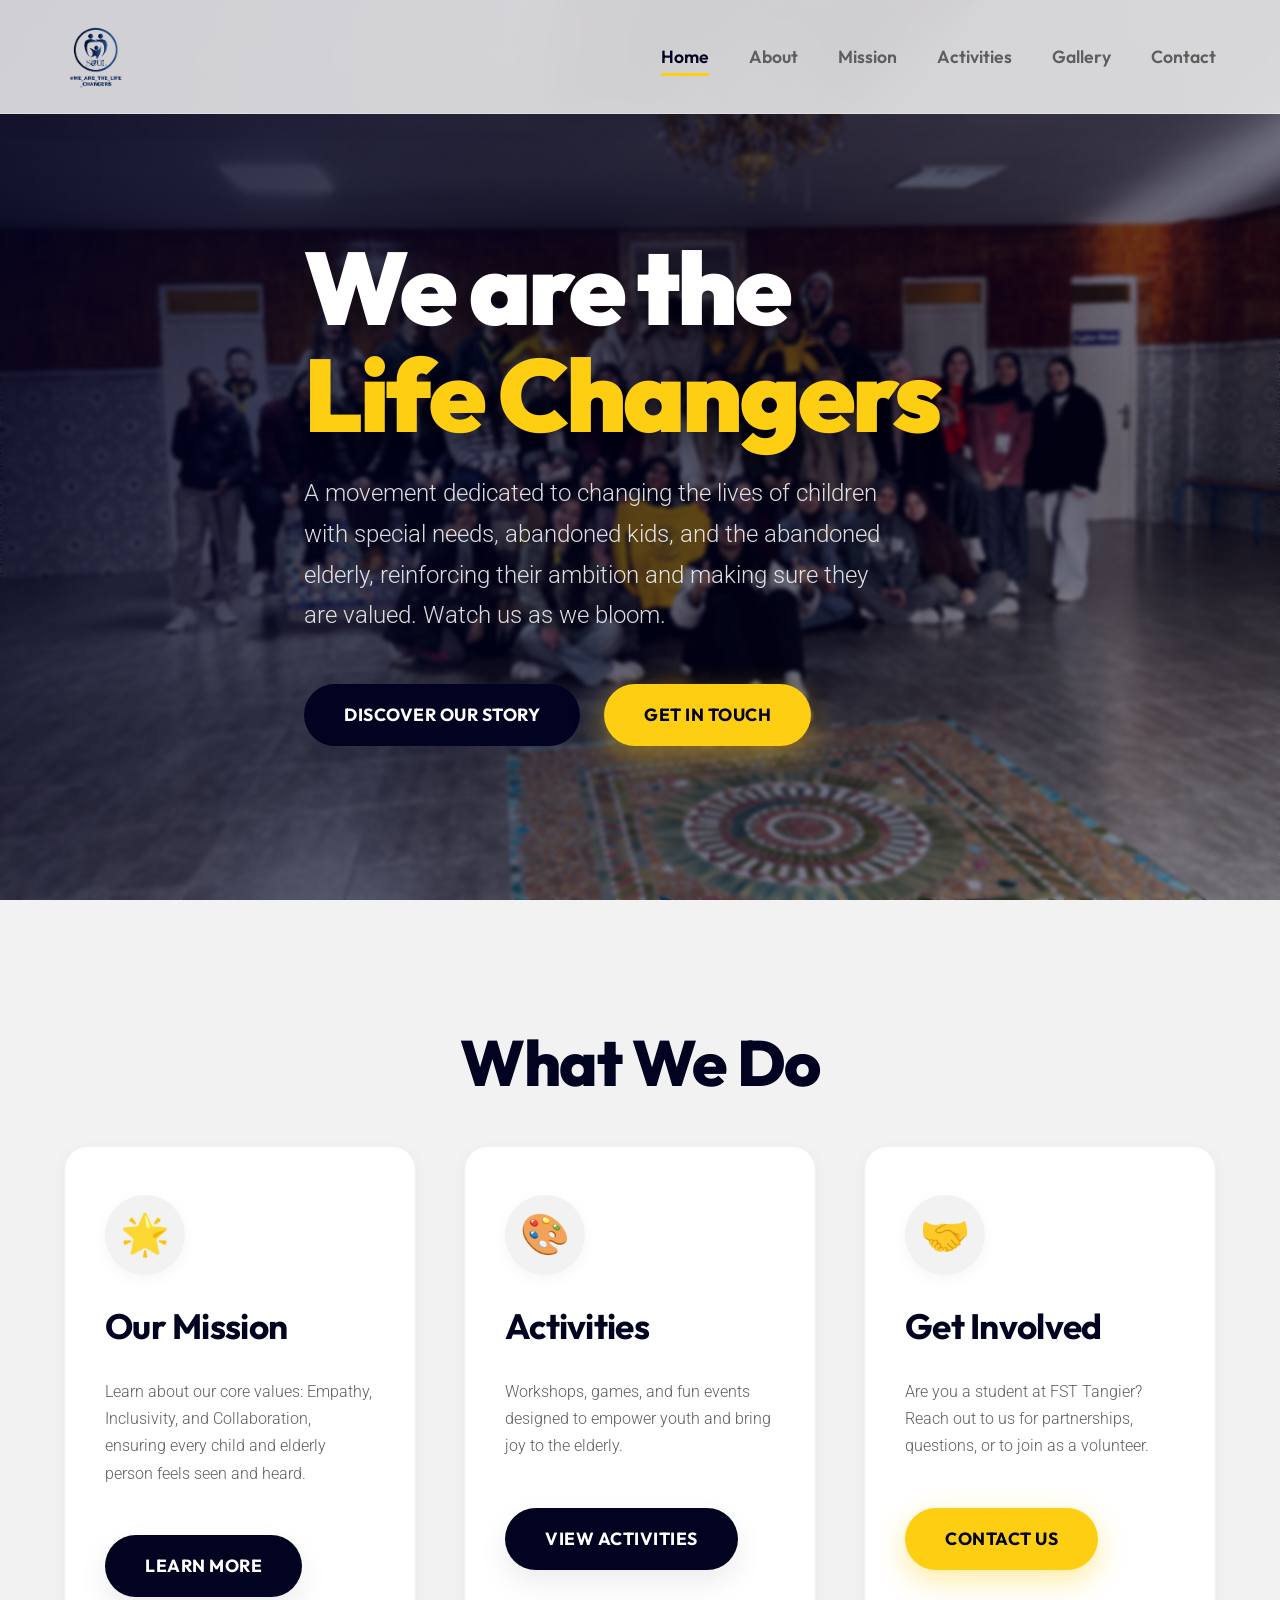
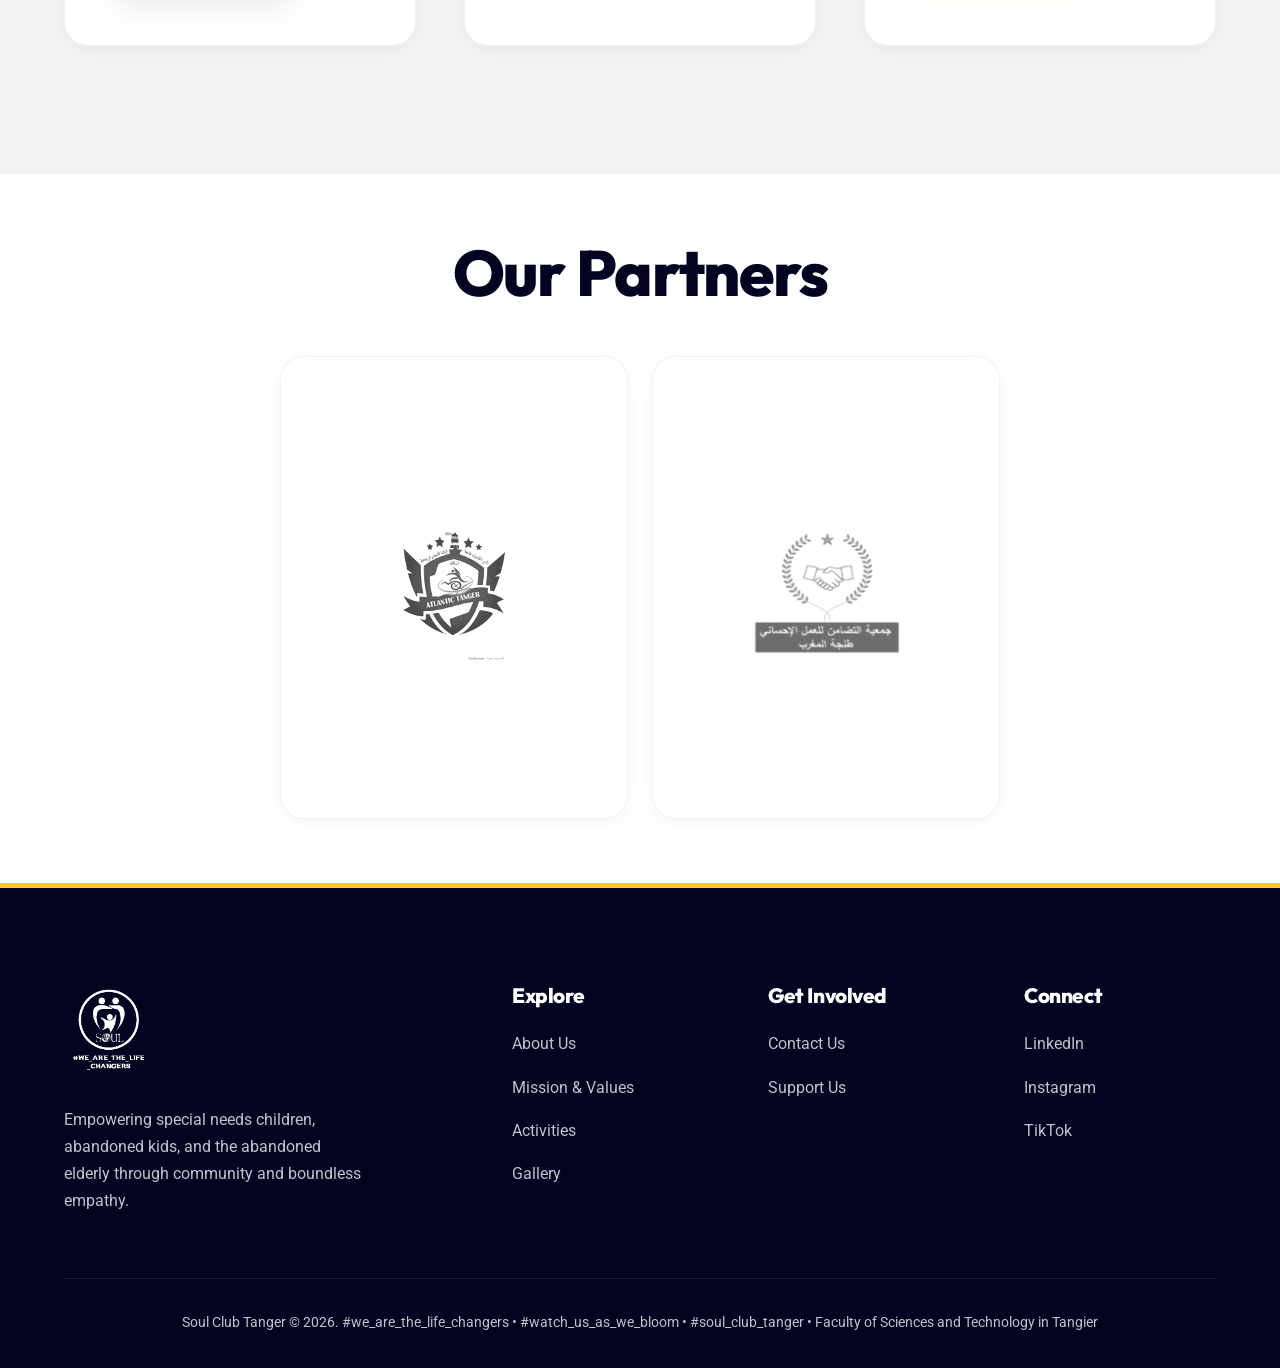
<file: index.html>
<!DOCTYPE html>
<html lang="en">

<head>
    <meta charset="UTF-8">
    <meta name="viewport" content="width=device-width, initial-scale=1.0">
    <title>Soul Club Tanger | Help Us Change Lives</title>
    <meta name="description"
        content="Soul Club is a young movement with the aim of changing the lives of children with special needs, abandoned kids, and the abandoned elderly.">
    <link rel="stylesheet" href="styles.css">
    <link rel="icon" type="image/png" href="logo-soul/Logo%20blue-01.png">
</head>

<body>

    <!-- Premium Navigation -->
    <nav class="navbar">
        <div class="container nav-container">
            <a href="index.html" class="logo"><img src="logo-soul/Logo%20blue-01.png" alt="Soul Club"
                    style="max-height: 65px; width: auto; object-fit: contain;"></a>
            <ul class="nav-links">
                <li><a href="index.html" class="active">Home</a></li>
                <li><a href="about.html">About</a></li>
                <li><a href="mission.html">Mission</a></li>
                <li><a href="activities.html">Activities</a></li>
                <li><a href="gallery.html">Gallery</a></li>
                <li><a href="contact.html">Contact</a></li>
            </ul>
            <div class="hamburger">
                <span></span><span></span><span></span>
            </div>
        </div>
    </nav>

    <!-- Dynamic Hero Section -->
    <header class="hero">
        <div class="hero-bg">
            <!-- Team picture -->
            <img src="pictures/the_team.jpg" alt="Soul Club Team">
        </div>
        <div class="hero-overlay"></div>
        <div class="container hero-content">
            <h1 class="text-fluid-hero">We are the <br> <span class="text-highlight">Life Changers</span></h1>
            <p class="text-lead">A movement dedicated to changing the lives of children with special needs, abandoned
                kids, and the abandoned elderly, reinforcing their ambition and making sure they are valued. Watch us as
                we bloom.</p>
            <div class="hero-buttons">
                <a href="about.html" class="btn btn-primary">Discover Our Story</a>
                <a href="contact.html" class="btn btn-accent">Get in Touch</a>
            </div>
        </div>
    </header>

    <!-- Preview Sections -->
    <section class="section">
        <div class="container">
            <h2 class="text-fluid-h2 text-center mb-3">What We Do</h2>

            <div class="premium-grid">
                <!-- Mission Card -->
                <div class="premium-card">
                    <div class="icon-wrapper">🌟</div>
                    <h3 class="text-fluid-h3 mb-2">Our Mission</h3>
                    <p class="text-lead" style="font-size: 1rem;">Learn about our core values: Empathy, Inclusivity, and
                        Collaboration, ensuring every child and elderly person feels seen and heard.</p>
                    <div class="mt-3"><a href="mission.html" class="btn btn-primary">Learn More</a></div>
                </div>

                <!-- Activities Card -->
                <div class="premium-card">
                    <div class="icon-wrapper">🎨</div>
                    <h3 class="text-fluid-h3 mb-2">Activities</h3>
                    <p class="text-lead" style="font-size: 1rem;">Workshops, games, and fun events designed to empower
                        youth and bring joy to the elderly.</p>
                    <div class="mt-3"><a href="activities.html" class="btn btn-primary">View Activities</a></div>
                </div>

                <!-- Involvement Card -->
                <div class="premium-card">
                    <div class="icon-wrapper">🤝</div>
                    <h3 class="text-fluid-h3 mb-2">Get Involved</h3>
                    <p class="text-lead" style="font-size: 1rem;">Are you a student at FST Tangier? Reach out to us for
                        partnerships, questions, or to join as a volunteer.</p>
                    <div class="mt-3"><a href="contact.html" class="btn btn-accent">Contact Us</a></div>
                </div>
            </div>
        </div>
    </section>

    <!-- Partners Section -->
    <section class="section" style="padding-top: 4rem; padding-bottom: 4rem; background-color: var(--color-white);">
        <div class="container">
            <h2 class="text-fluid-h2 text-center mb-3">Our Partners</h2>
            <div class="partners-wrapper">
                <div class="partner-card">
                    <div class="partner-logo-container">
                        <img src="partners/partner-1.jpg" alt="Partner 1">
                    </div>
                    <div class="partner-info">
                        <div class="partner-info-inner">
                            <h3 class="text-fluid-h3"
                                style="font-size: 1.25rem; margin-bottom: 1rem; color: var(--color-deep);">Club
                                Atlantique</h3>
                            <p class="text-lead" style="font-size: 0.95rem; text-align: left;">
                                Club Atlantique is a sports association dedicated to supporting and empowering people
                                with disabilities. The club provides inclusive athletic programs designed to promote
                                physical well-being, confidence, and social integration.
                            </p>
                        </div>
                    </div>
                </div>
                <div class="partner-card">
                    <div class="partner-logo-container">
                        <img src="partners/partner%202.jpeg" alt="Partner 2">
                    </div>
                    <div class="partner-info">
                        <div class="partner-info-inner">
                            <h3 class="text-fluid-h3"
                                style="font-size: 1.25rem; margin-bottom: 1rem; color: var(--color-deep);">Boukhalef
                                Social Integration Complex</h3>
                            <p class="text-lead" style="font-size: 0.95rem; text-align: left; margin-bottom: 1rem;">
                                The Boukhalef Social Integration Complex is a social-oriented facility that works to
                                provide shelter and reintegration for vulnerable individuals. It accommodates in
                                particular:
                            </p>
                            <ul class="text-lead"
                                style="font-size: 0.95rem; text-align: left; padding-left: 1.5rem; margin-bottom: 1rem;">
                                <li style="margin-bottom: 0.25rem; list-style-type: disc;">Boys aged 6 to 18 living in
                                    difficult situations or on the streets,</li>
                                <li style="margin-bottom: 0.25rem; list-style-type: disc;">Elderly people (men and
                                    women) aged 55 and over.</li>
                            </ul>
                            <p class="text-lead" style="font-size: 0.95rem; text-align: left;">
                                The complex also develops educational projects focused on non-formal education,
                                literacy, and vocational training, thereby contributing to improving living conditions
                                and supporting the social reintegration of its beneficiaries.
                            </p>
                        </div>
                    </div>
                </div>
            </div>
        </div>
    </section>

    <!-- Footer -->
    <footer class="premium-footer">
        <div class="container">
            <div class="footer-grid">
                <div class="footer-brand">
                    <a href="index.html" class="logo"><img src="logo-soul/Logo%20white-01.png" alt="Soul Club"
                            style="max-height: 90px; width: auto; object-fit: contain; margin-bottom: 0.5rem;"></a>
                    <p style="margin-top: 1rem; max-width: 300px;">Empowering special needs children, abandoned kids,
                        and the abandoned elderly through community and boundless empathy.</p>
                </div>
                <div>
                    <h4 class="footer-heading">Explore</h4>
                    <ul class="footer-links">
                        <li><a href="about.html">About Us</a></li>
                        <li><a href="mission.html">Mission & Values</a></li>
                        <li><a href="activities.html">Activities</a></li>
                        <li><a href="gallery.html">Gallery</a></li>
                    </ul>
                </div>
                <div>
                    <h4 class="footer-heading">Get Involved</h4>
                    <ul class="footer-links">
                        <li><a href="contact.html">Contact Us</a></li>
                        <li><a href="donate.html">Support Us</a></li>
                    </ul>
                </div>
                <div>
                    <h4 class="footer-heading">Connect</h4>
                    <ul class="footer-links">
                        <li><a href="https://www.linkedin.com/company/soul-club-tanger/" target="_blank">LinkedIn</a>
                        </li>
                        <li><a href="https://www.instagram.com/soul_club_tanger/" target="_blank">Instagram</a></li>
                        <li><a href="https://www.tiktok.com/@soul_club_tanger1" target="_blank">TikTok</a></li>
                    </ul>
                </div>
            </div>
            <div class="footer-bottom">
                <p>Soul Club Tanger &copy; 2026. #we_are_the_life_changers &bull; #watch_us_as_we_bloom &bull;
                    #soul_club_tanger &bull; Faculty of Sciences and Technology in Tangier</p>
            </div>
        </div>
    </footer>

    <script src="script.js"></script>
</body>

</html>
</file>
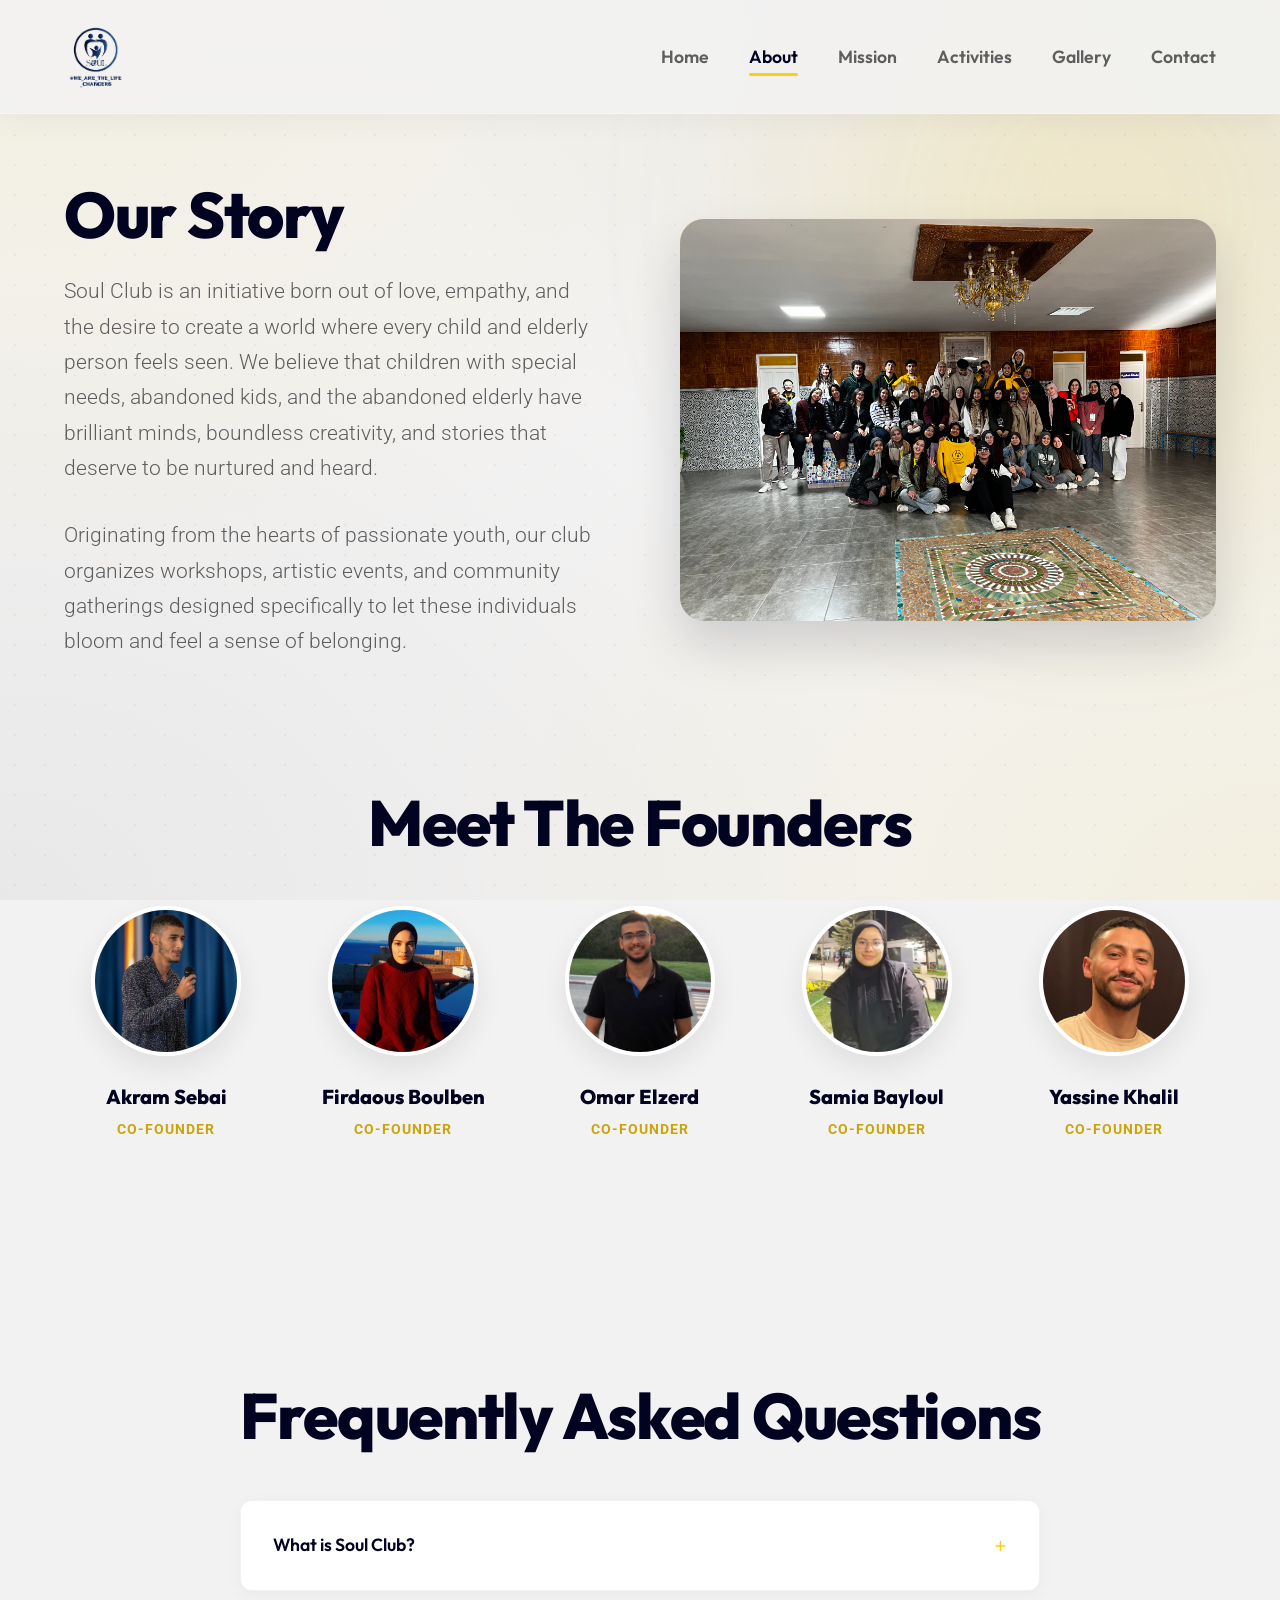
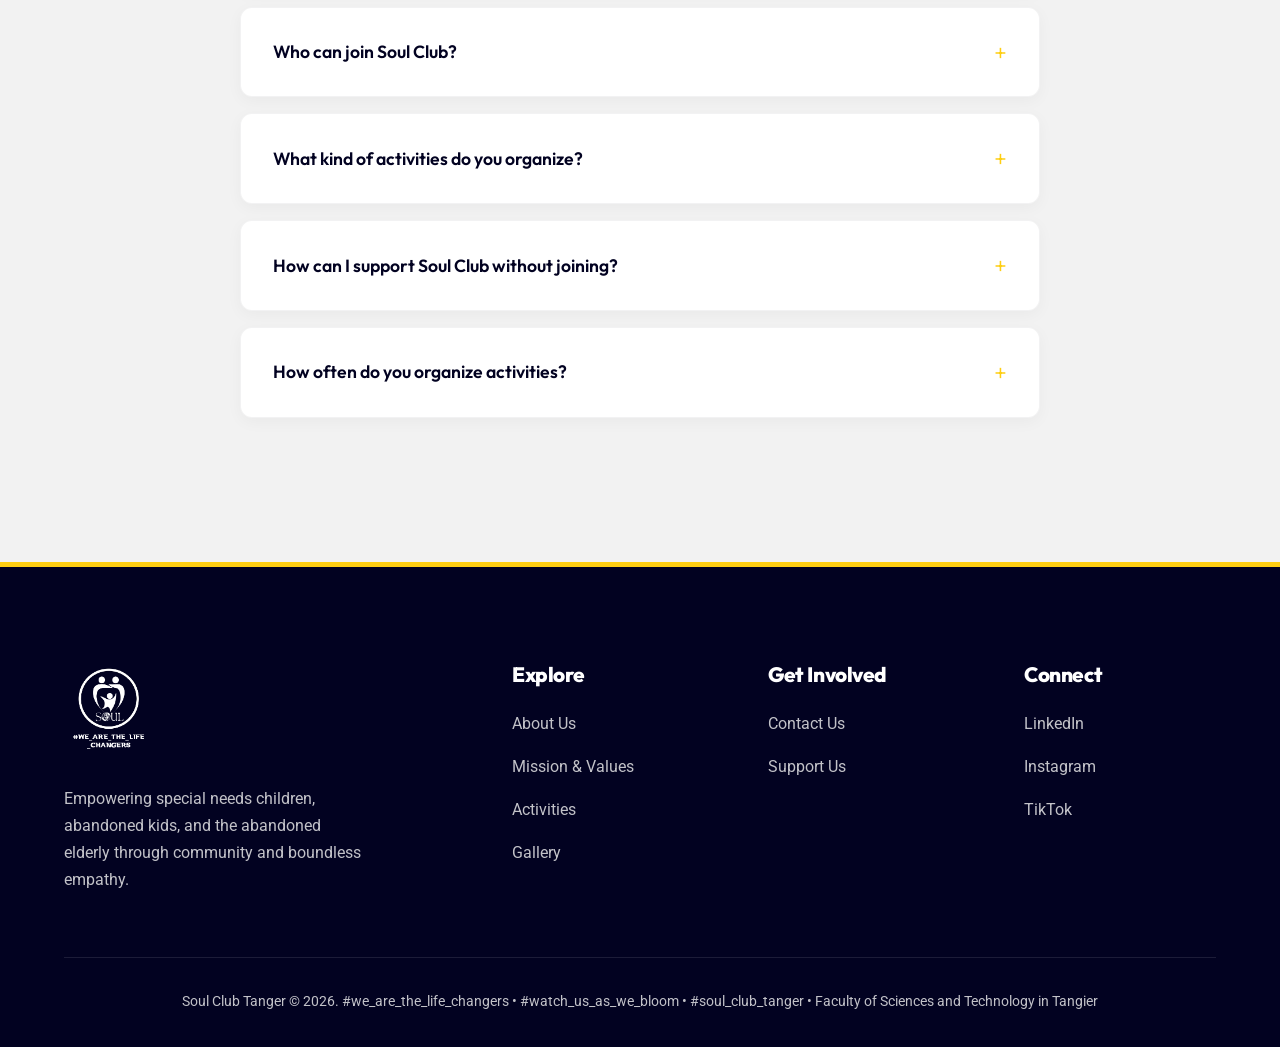
<file: about.html>
<!DOCTYPE html>
<html lang="en">

<head>
    <meta charset="UTF-8">
    <meta name="viewport" content="width=device-width, initial-scale=1.0">
    <title>About Us | Soul Club Tanger</title>
    <link rel="stylesheet" href="styles.css">
    <link rel="icon" type="image/png" href="logo-soul/Logo%20blue-01.png">
</head>

<body>
    <nav class="navbar">
        <div class="container nav-container">
            <a href="index.html" class="logo"><img src="logo-soul/Logo%20blue-01.png" alt="Soul Club"
                    style="max-height: 65px; width: auto; object-fit: contain;"></a>
            <ul class="nav-links">
                <li><a href="index.html">Home</a></li>
                <li><a href="about.html" class="active">About</a></li>
                <li><a href="mission.html">Mission</a></li>
                <li><a href="activities.html">Activities</a></li>
                <li><a href="gallery.html">Gallery</a></li>
                <li><a href="contact.html">Contact</a></li>
            </ul>
        </div>
    </nav>

    <section class="section" style="padding-top: 180px;">
        <div class="container">
            <div class="split-section">
                <div>
                    <h1 class="text-fluid-h2">Our Story</h1>
                    <p class="text-lead mb-2">Soul Club is an initiative born out of love, empathy, and the desire to
                        create a world where every child and elderly person feels seen. We believe that children with
                        special needs, abandoned kids, and the abandoned elderly have brilliant minds, boundless
                        creativity, and stories that deserve to be nurtured and heard.</p>
                    <p class="text-lead">Originating from the hearts of passionate youth, our club organizes workshops,
                        artistic events, and community gatherings designed specifically to let these individuals bloom
                        and feel a sense of belonging.</p>
                </div>
                <div class="split-image">
                    <img src="pictures/the_team.jpg" alt="The Soul Club Team">
                </div>
            </div>
        </div>
    </section>

    <!-- Leadership / Founders Section -->
    <section class="section" style="padding-top: 0;">
        <div class="container">
            <h2 class="text-fluid-h2 text-center mb-3">Meet The Founders</h2>
            <div class="team-grid">
                <div class="team-card animate-on-scroll">
                    <div class="team-avatar">
                        <img src="Founders/Akram Sebai.jpeg" alt="Akram Sebai">
                    </div>
                    <div class="team-name">Akram Sebai</div>
                    <div class="team-role">Co-Founder</div>
                </div>
                <div class="team-card animate-on-scroll">
                    <div class="team-avatar">
                        <img src="Founders/Firdaous Boulben.jpeg" alt="Firdaous Boulben">
                    </div>
                    <div class="team-name">Firdaous Boulben</div>
                    <div class="team-role">Co-Founder</div>
                </div>
                <div class="team-card animate-on-scroll">
                    <div class="team-avatar">
                        <img src="Founders/Omar Elzerd.jpeg" alt="Omar Elzerd">
                    </div>
                    <div class="team-name">Omar Elzerd</div>
                    <div class="team-role">Co-Founder</div>
                </div>
                <div class="team-card animate-on-scroll">
                    <div class="team-avatar">
                        <img src="Founders/Samia Bayloul.jpeg" alt="Samia Bayloul">
                    </div>
                    <div class="team-name">Samia Bayloul</div>
                    <div class="team-role">Co-Founder</div>
                </div>
                <div class="team-card animate-on-scroll">
                    <div class="team-avatar">
                        <img src="Founders/Yassine Khalil.jpeg" alt="Yassine Khalil">
                    </div>
                    <div class="team-name">Yassine Khalil</div>
                    <div class="team-role">Co-Founder</div>
                </div>
            </div>
        </div>
    </section>

    <!-- FAQ Section -->
    <section class="section" style="padding-top: 4rem;">
        <div class="container">
            <h2 class="text-fluid-h2 text-center mb-3">Frequently Asked Questions</h2>

            <div class="faq-container">
                <div class="faq-item">
                    <div class="faq-question">
                        What is Soul Club?
                        <span class="faq-icon">+</span>
                    </div>
                    <div class="faq-answer">
                        <p>Soul Club is a community-driven club focused on supporting children through meaningful
                            activities, emotional connection, and positive social impact. We aim to create safe, joyful
                            spaces where children feel seen, heard, and supported.</p>
                    </div>
                </div>

                <div class="faq-item">
                    <div class="faq-question">
                        Who can join Soul Club?
                        <span class="faq-icon">+</span>
                    </div>
                    <div class="faq-answer">
                        <p>Soul Club is open to anyone who shares our values and wants to make a difference. Whether
                            you're a student or simply someone motivated to help, you're welcome to be part of the
                            journey.</p>
                    </div>
                </div>

                <div class="faq-item">
                    <div class="faq-question">
                        What kind of activities do you organize?
                        <span class="faq-icon">+</span>
                    </div>
                    <div class="faq-answer">
                        <p>We organize a variety of activities focused on children, including community events,
                            interactive workshops, educational support sessions, and initiatives designed to bring joy
                            and emotional support.</p>
                    </div>
                </div>

                <div class="faq-item">
                    <div class="faq-question">
                        How can I support Soul Club without joining?
                        <span class="faq-icon">+</span>
                    </div>
                    <div class="faq-answer">
                        <p>You can support us by spreading the word, contributing ideas, helping organize initiatives,
                            or collaborating with us in any way that aligns with our mission.</p>
                    </div>
                </div>

                <div class="faq-item">
                    <div class="faq-question">
                        How often do you organize activities?
                        <span class="faq-icon">+</span>
                    </div>
                    <div class="faq-answer">
                        <p>Activities are organized regularly depending on ongoing projects and availability. We aim to
                            stay active and consistent throughout the year.</p>
                    </div>
                </div>
            </div>
        </div>
    </section>

    <!-- Footer -->
    <footer class="premium-footer">
        <div class="container">
            <div class="footer-grid">
                <div class="footer-brand">
                    <a href="index.html" class="logo"><img src="logo-soul/Logo%20white-01.png" alt="Soul Club"
                            style="max-height: 90px; width: auto; object-fit: contain; margin-bottom: 0.5rem;"></a>
                    <p style="margin-top: 1rem; max-width: 300px;">Empowering special needs children, abandoned kids,
                        and the abandoned elderly through community and boundless empathy.</p>
                </div>
                <div>
                    <h4 class="footer-heading">Explore</h4>
                    <ul class="footer-links">
                        <li><a href="about.html">About Us</a></li>
                        <li><a href="mission.html">Mission & Values</a></li>
                        <li><a href="activities.html">Activities</a></li>
                        <li><a href="gallery.html">Gallery</a></li>
                    </ul>
                </div>
                <div>
                    <h4 class="footer-heading">Get Involved</h4>
                    <ul class="footer-links">
                        <li><a href="contact.html">Contact Us</a></li>
                        <li><a href="donate.html">Support Us</a></li>
                    </ul>
                </div>
                <div>
                    <h4 class="footer-heading">Connect</h4>
                    <ul class="footer-links">
                        <li><a href="https://www.linkedin.com/company/soul-club-tanger/" target="_blank">LinkedIn</a>
                        </li>
                        <li><a href="https://www.instagram.com/soul_club_tanger/" target="_blank">Instagram</a></li>
                        <li><a href="https://www.tiktok.com/@soul_club_tanger1" target="_blank">TikTok</a></li>
                    </ul>
                </div>
            </div>
            <div class="footer-bottom">
                <p>Soul Club Tanger &copy; 2026. #we_are_the_life_changers &bull; #watch_us_as_we_bloom &bull;
                    #soul_club_tanger &bull; Faculty of Sciences and Technology in Tangier</p>
            </div>
        </div>
    </footer>

    <script src="script.js"></script>
</body>

</html>
</file>
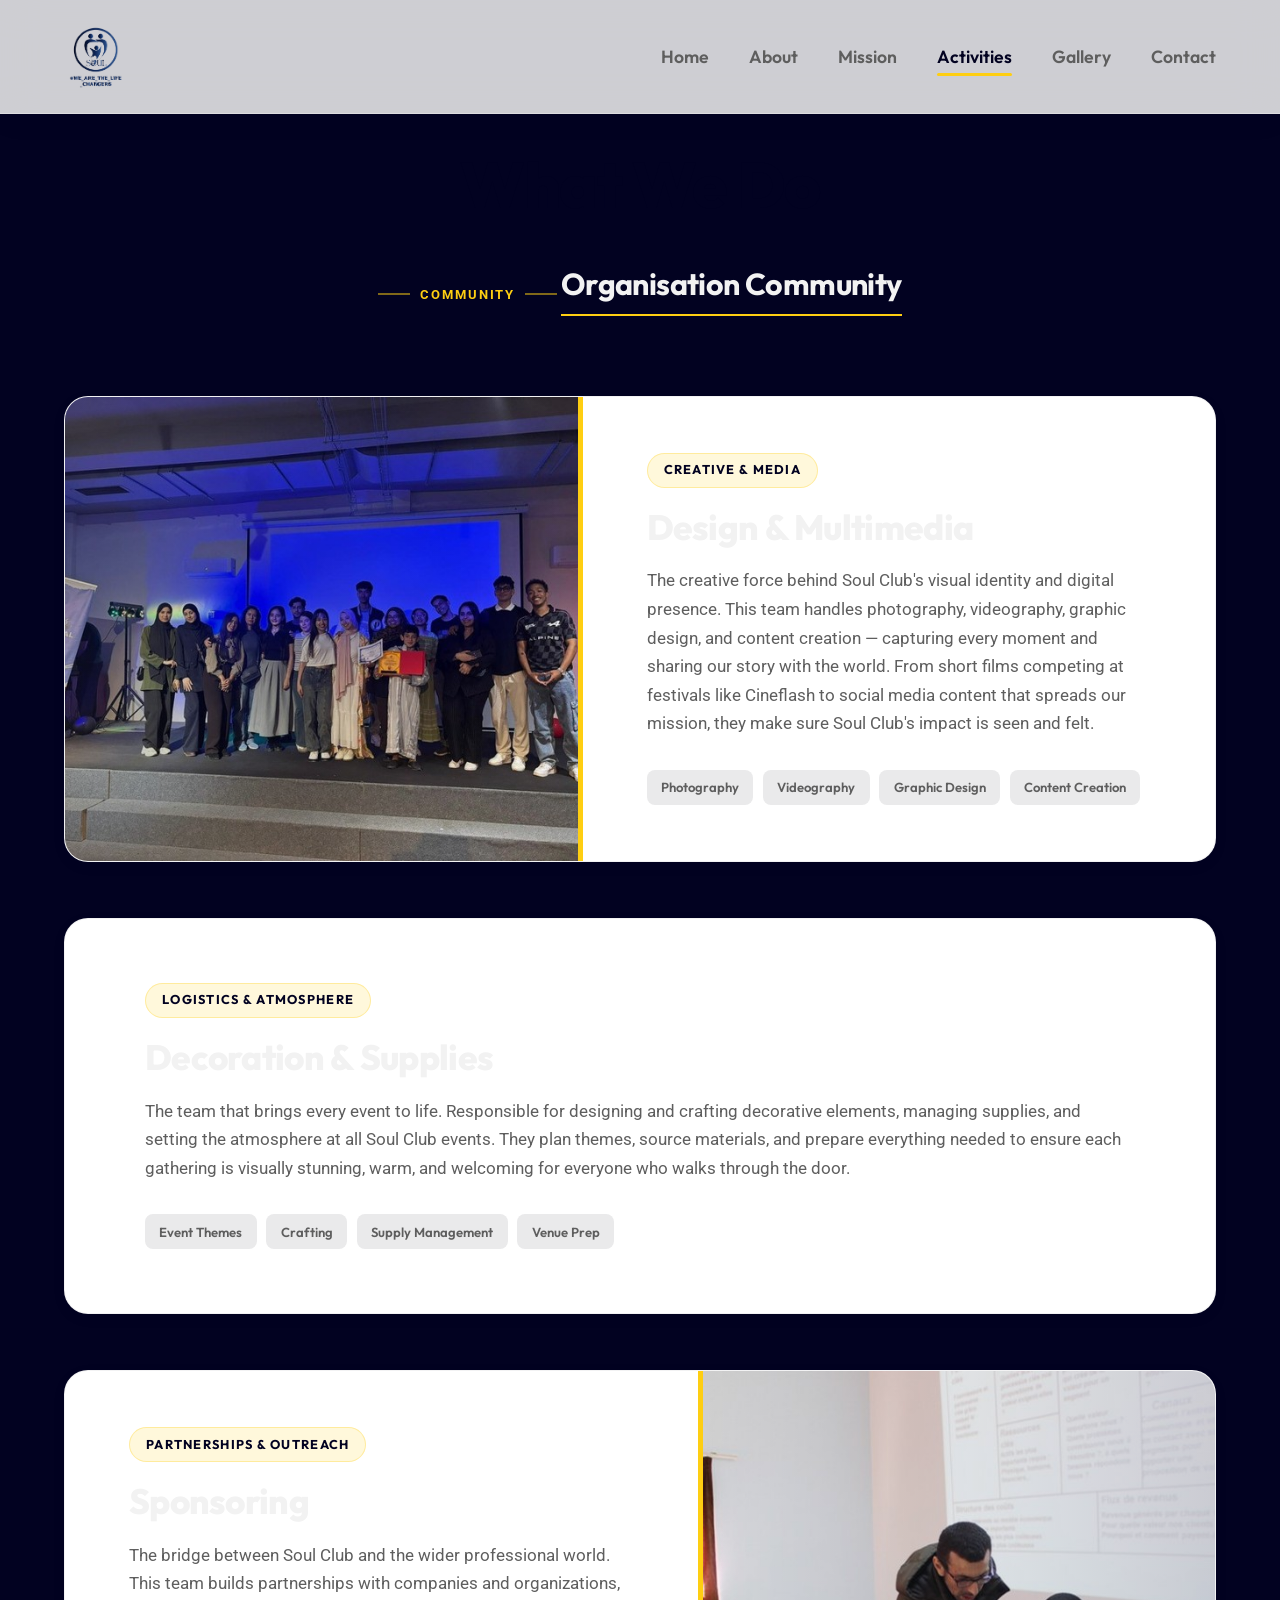
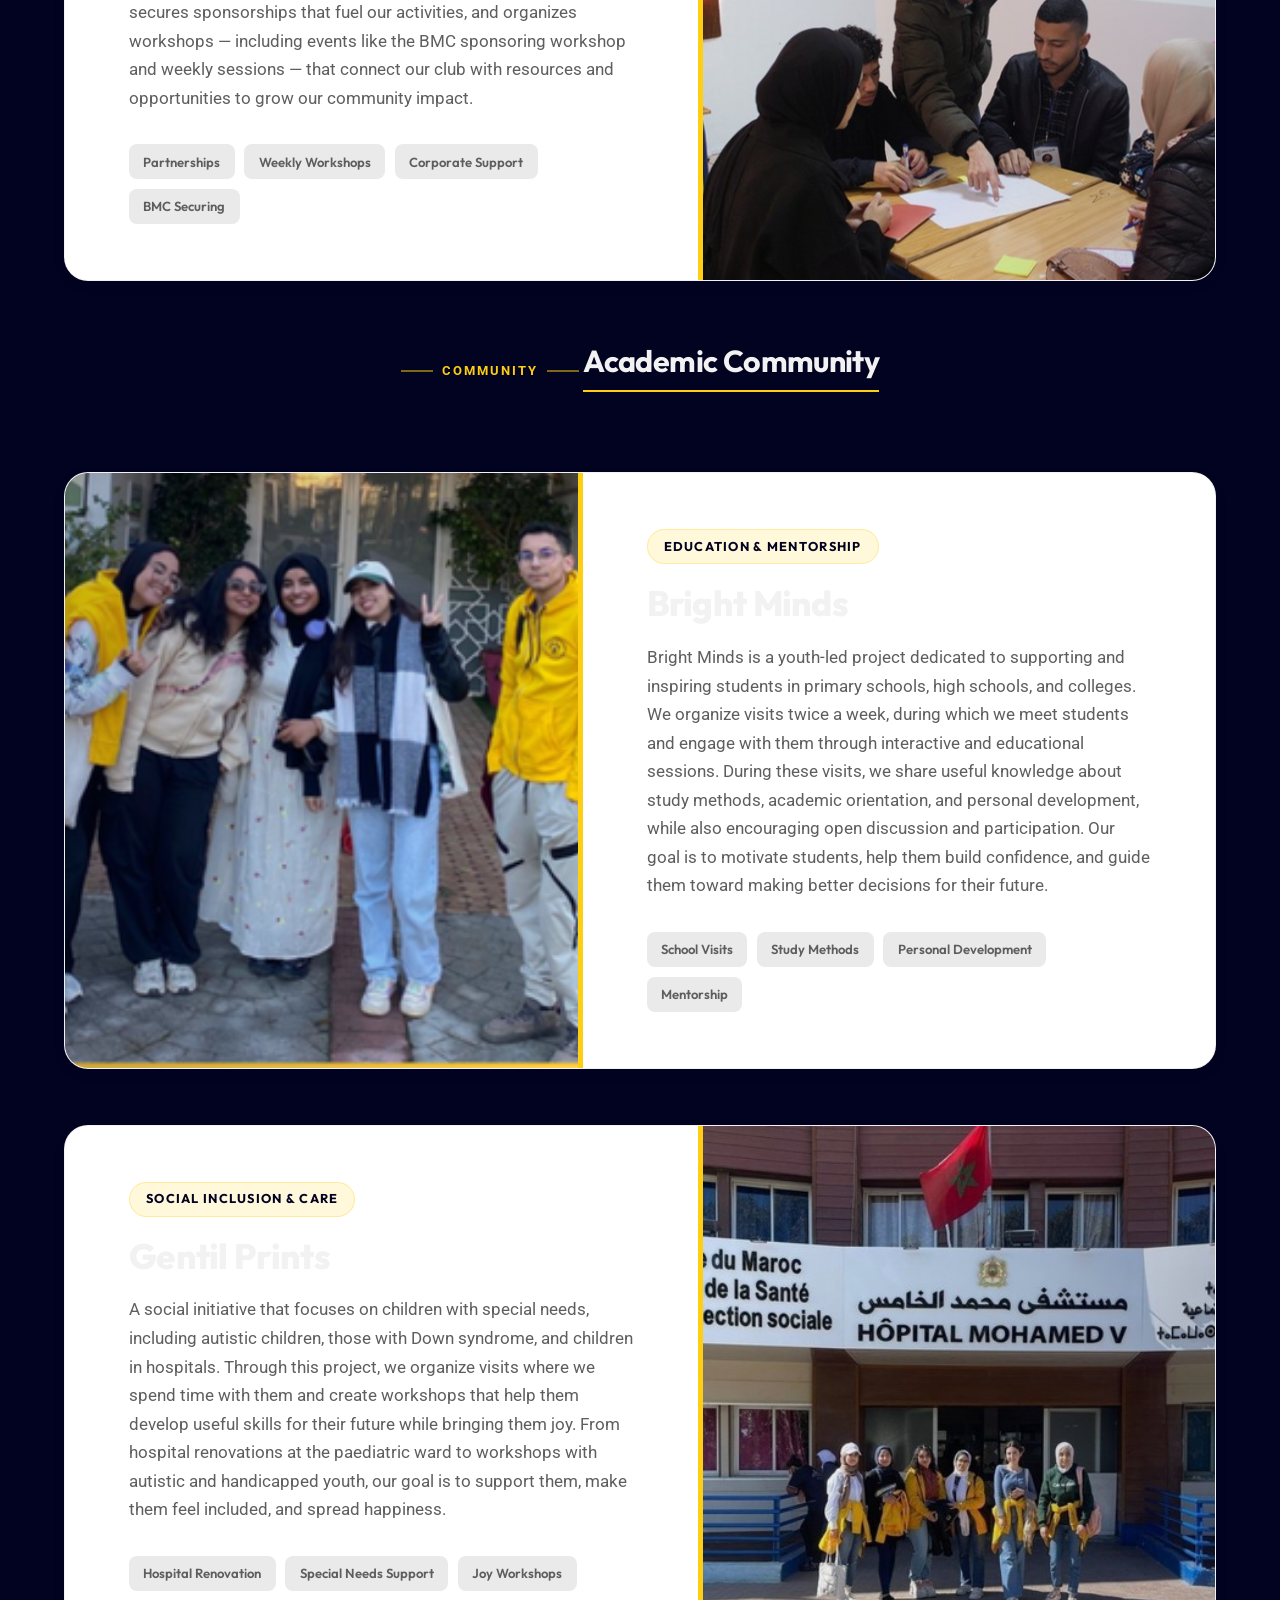
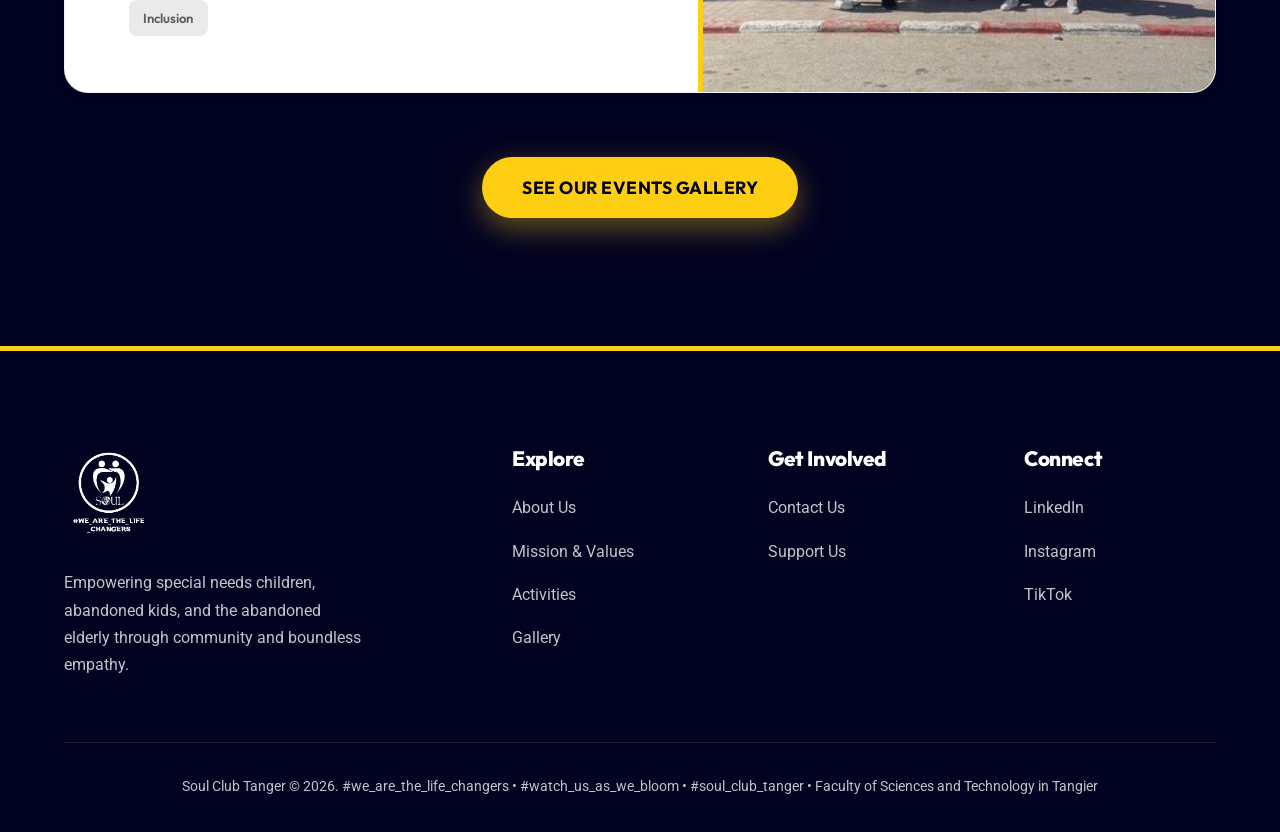
<file: activities.html>
<!DOCTYPE html>
<html lang="en">

<head>
    <meta charset="UTF-8">
    <meta name="viewport" content="width=device-width, initial-scale=1.0">
    <title>Activities | Soul Club Tanger</title>
    <link rel="stylesheet" href="styles.css">
    <link rel="icon" type="image/png" href="logo-soul/Logo%20blue-01.png">
    <style>
        .community-label {
            display: inline-flex;
            align-items: center;
            gap: 0.6rem;
            font-size: 0.8rem;
            font-weight: 700;
            letter-spacing: 0.15em;
            text-transform: uppercase;
            color: var(--color-accent);
            margin-bottom: 0.75rem;
        }
        .community-label::before,
        .community-label::after {
            content: '';
            display: block;
            width: 2rem;
            height: 2px;
            background: var(--color-accent);
            opacity: 0.5;
        }
        .community-section {
            margin-bottom: 4rem;
        }
        .community-title {
            font-size: clamp(1.4rem, 3vw, 1.9rem);
            font-weight: 700;
            margin-bottom: 2rem;
            color: var(--color-deep);
            padding-bottom: 0.75rem;
            border-bottom: 2px solid var(--color-accent);
            display: inline-block;
        }
    </style>
</head>

<body>
    <nav class="navbar">
        <div class="container nav-container">
            <a href="index.html" class="logo"><img src="logo-soul/Logo%20blue-01.png" alt="Soul Club"
                    style="max-height: 65px; width: auto; object-fit: contain;"></a>
            <ul class="nav-links">
                <li><a href="index.html">Home</a></li>
                <li><a href="about.html">About</a></li>
                <li><a href="mission.html">Mission</a></li>
                <li><a href="activities.html" class="active">Activities</a></li>
                <li><a href="gallery.html">Gallery</a></li>
                <li><a href="contact.html">Contact</a></li>
            </ul>
            <div class="hamburger">
                <span></span><span></span><span></span>
            </div>
        </div>
    </nav>

    <section class="section section-dark" style="padding-top: 150px; min-height: 100vh;">
        <div class="container">
            <h1 class="text-fluid-h2 text-center mb-3">What We Do</h1>

            <!-- Organisation Community -->
            <div class="community-section">
                <div class="text-center mb-3">
                    <span class="community-label">Community</span>
                    <h2 class="community-title">Organisation Community</h2>
                </div>

                <div class="activities-list">

                    <!-- Design & Multimedia -->
                    <div class="activity-row">
                        <div class="activity-image-wrapper">
                            <img src="pictures/TrOPhY(3%20eme%20place%20video%20metrage%20Cineflash).jpg" alt="Design and Multimedia">
                        </div>
                        <div class="activity-info">
                            <span class="activity-badge">Creative &amp; Media</span>
                            <h3 class="activity-title">Design &amp; Multimedia</h3>
                            <p class="activity-description">The creative force behind
                                Soul Club's visual identity and digital presence. This team handles photography,
                                videography, graphic design, and content creation — capturing every moment and sharing
                                our story with the world. From short films competing at festivals like Cineflash to
                                social media content that spreads our mission, they make sure Soul Club's impact is seen
                                and felt.</p>
                            <div class="activity-tags">
                                <span class="activity-tag">Photography</span>
                                <span class="activity-tag">Videography</span>
                                <span class="activity-tag">Graphic Design</span>
                                <span class="activity-tag">Content Creation</span>
                            </div>
                        </div>
                    </div>

                    <!-- Decoration and Supplies -->
                    <div class="activity-row no-image">
                        <div class="activity-info">
                            <span class="activity-badge">Logistics &amp; Atmosphere</span>
                            <h3 class="activity-title">Decoration &amp; Supplies</h3>
                            <p class="activity-description">The team that brings
                                every event to life. Responsible for designing and crafting decorative elements,
                                managing supplies, and setting the atmosphere at all Soul Club events. They plan
                                themes, source materials, and prepare everything needed to ensure each gathering
                                is visually stunning, warm, and welcoming for everyone who walks through the door.</p>
                            <div class="activity-tags">
                                <span class="activity-tag">Event Themes</span>
                                <span class="activity-tag">Crafting</span>
                                <span class="activity-tag">Supply Management</span>
                                <span class="activity-tag">Venue Prep</span>
                            </div>
                        </div>
                    </div>

                    <!-- Sponsoring -->
                    <div class="activity-row row-reverse">
                        <div class="activity-image-wrapper">
                            <img src="pictures/Sponsoring%20workshop%20(BMC).jpg" alt="Sponsoring">
                        </div>
                        <div class="activity-info">
                            <span class="activity-badge">Partnerships &amp; Outreach</span>
                            <h3 class="activity-title">Sponsoring</h3>
                            <p class="activity-description">The bridge between
                                Soul Club and the wider professional world. This team builds partnerships with
                                companies and organizations, secures sponsorships that fuel our activities, and
                                organizes workshops — including events like the BMC sponsoring workshop and weekly
                                sessions — that connect our club with resources and opportunities to grow our
                                community impact.</p>
                            <div class="activity-tags">
                                <span class="activity-tag">Partnerships</span>
                                <span class="activity-tag">Weekly Workshops</span>
                                <span class="activity-tag">Corporate Support</span>
                                <span class="activity-tag">BMC Securing</span>
                            </div>
                        </div>
                    </div>

                </div>
            </div>

            <!-- Academic Community -->
            <div class="community-section">
                <div class="text-center mb-3">
                    <span class="community-label">Community</span>
                    <h2 class="community-title">Academic Community</h2>
                </div>

                <div class="activities-list">

                    <!-- Bright Minds -->
                    <div class="activity-row">
                        <div class="activity-image-wrapper">
                            <img src="pictures/Bright%20minds%202.png" alt="Bright Minds">
                        </div>
                        <div class="activity-info">
                            <span class="activity-badge">Education &amp; Mentorship</span>
                            <h3 class="activity-title">Bright Minds</h3>
                            <p class="activity-description">Bright Minds is a
                                youth-led project dedicated to supporting and inspiring students in primary schools,
                                high schools, and colleges. We organize visits twice a week, during which we meet
                                students and engage with them through interactive and educational sessions. During
                                these visits, we share useful knowledge about study methods, academic orientation,
                                and personal development, while also encouraging open discussion and participation.
                                Our goal is to motivate students, help them build confidence, and guide them toward
                                making better decisions for their future.</p>
                            <div class="activity-tags">
                                <span class="activity-tag">School Visits</span>
                                <span class="activity-tag">Study Methods</span>
                                <span class="activity-tag">Personal Development</span>
                                <span class="activity-tag">Mentorship</span>
                            </div>
                        </div>
                    </div>

                    <!-- Gentil Prints -->
                    <div class="activity-row row-reverse">
                        <div class="activity-image-wrapper">
                            <img src="pictures/Gentil%20prints(visite%20CHU).jpg" alt="Gentil Prints">
                        </div>
                        <div class="activity-info">
                            <span class="activity-badge">Social Inclusion &amp; Care</span>
                            <h3 class="activity-title">Gentil Prints</h3>
                            <p class="activity-description">A social initiative that
                                focuses on children with special needs, including autistic children, those with Down
                                syndrome, and children in hospitals. Through this project, we organize visits where
                                we spend time with them and create workshops that help them develop useful skills for
                                their future while bringing them joy. From hospital renovations at the paediatric
                                ward to workshops with autistic and handicapped youth, our goal is to support them,
                                make them feel included, and spread happiness.</p>
                            <div class="activity-tags">
                                <span class="activity-tag">Hospital Renovation</span>
                                <span class="activity-tag">Special Needs Support</span>
                                <span class="activity-tag">Joy Workshops</span>
                                <span class="activity-tag">Inclusion</span>
                            </div>
                        </div>
                    </div>

                </div>
            </div>

            <div class="text-center mt-3">
                <a href="gallery.html" class="btn btn-accent">See Our Events Gallery</a>
            </div>
        </div>
    </section>

    <!-- Footer -->
    <footer class="premium-footer">
        <div class="container">
            <div class="footer-grid">
                <div class="footer-brand">
                    <a href="index.html" class="logo"><img src="logo-soul/Logo%20white-01.png" alt="Soul Club"
                            style="max-height: 90px; width: auto; object-fit: contain; margin-bottom: 0.5rem;"></a>
                    <p style="margin-top: 1rem; max-width: 300px;">Empowering special needs children, abandoned kids,
                        and the abandoned elderly through community and boundless empathy.</p>
                </div>
                <div>
                    <h4 class="footer-heading">Explore</h4>
                    <ul class="footer-links">
                        <li><a href="about.html">About Us</a></li>
                        <li><a href="mission.html">Mission &amp; Values</a></li>
                        <li><a href="activities.html">Activities</a></li>
                        <li><a href="gallery.html">Gallery</a></li>
                    </ul>
                </div>
                <div>
                    <h4 class="footer-heading">Get Involved</h4>
                    <ul class="footer-links">
                        <li><a href="contact.html">Contact Us</a></li>
                        <li><a href="donate.html">Support Us</a></li>
                    </ul>
                </div>
                <div>
                    <h4 class="footer-heading">Connect</h4>
                    <ul class="footer-links">
                        <li><a href="https://www.linkedin.com/company/soul-club-tanger/" target="_blank">LinkedIn</a></li>
                        <li><a href="https://www.instagram.com/soul_club_tanger/" target="_blank">Instagram</a></li>
                        <li><a href="https://www.tiktok.com/@soul_club_tanger1" target="_blank">TikTok</a></li>
                    </ul>
                </div>
            </div>
            <div class="footer-bottom">
                <p>Soul Club Tanger &copy; 2026. #we_are_the_life_changers &bull; #watch_us_as_we_bloom &bull;
                    #soul_club_tanger &bull; Faculty of Sciences and Technology in Tangier</p>
            </div>
        </div>
    </footer>

    <script src="script.js"></script>
</body>

</html>
</file>
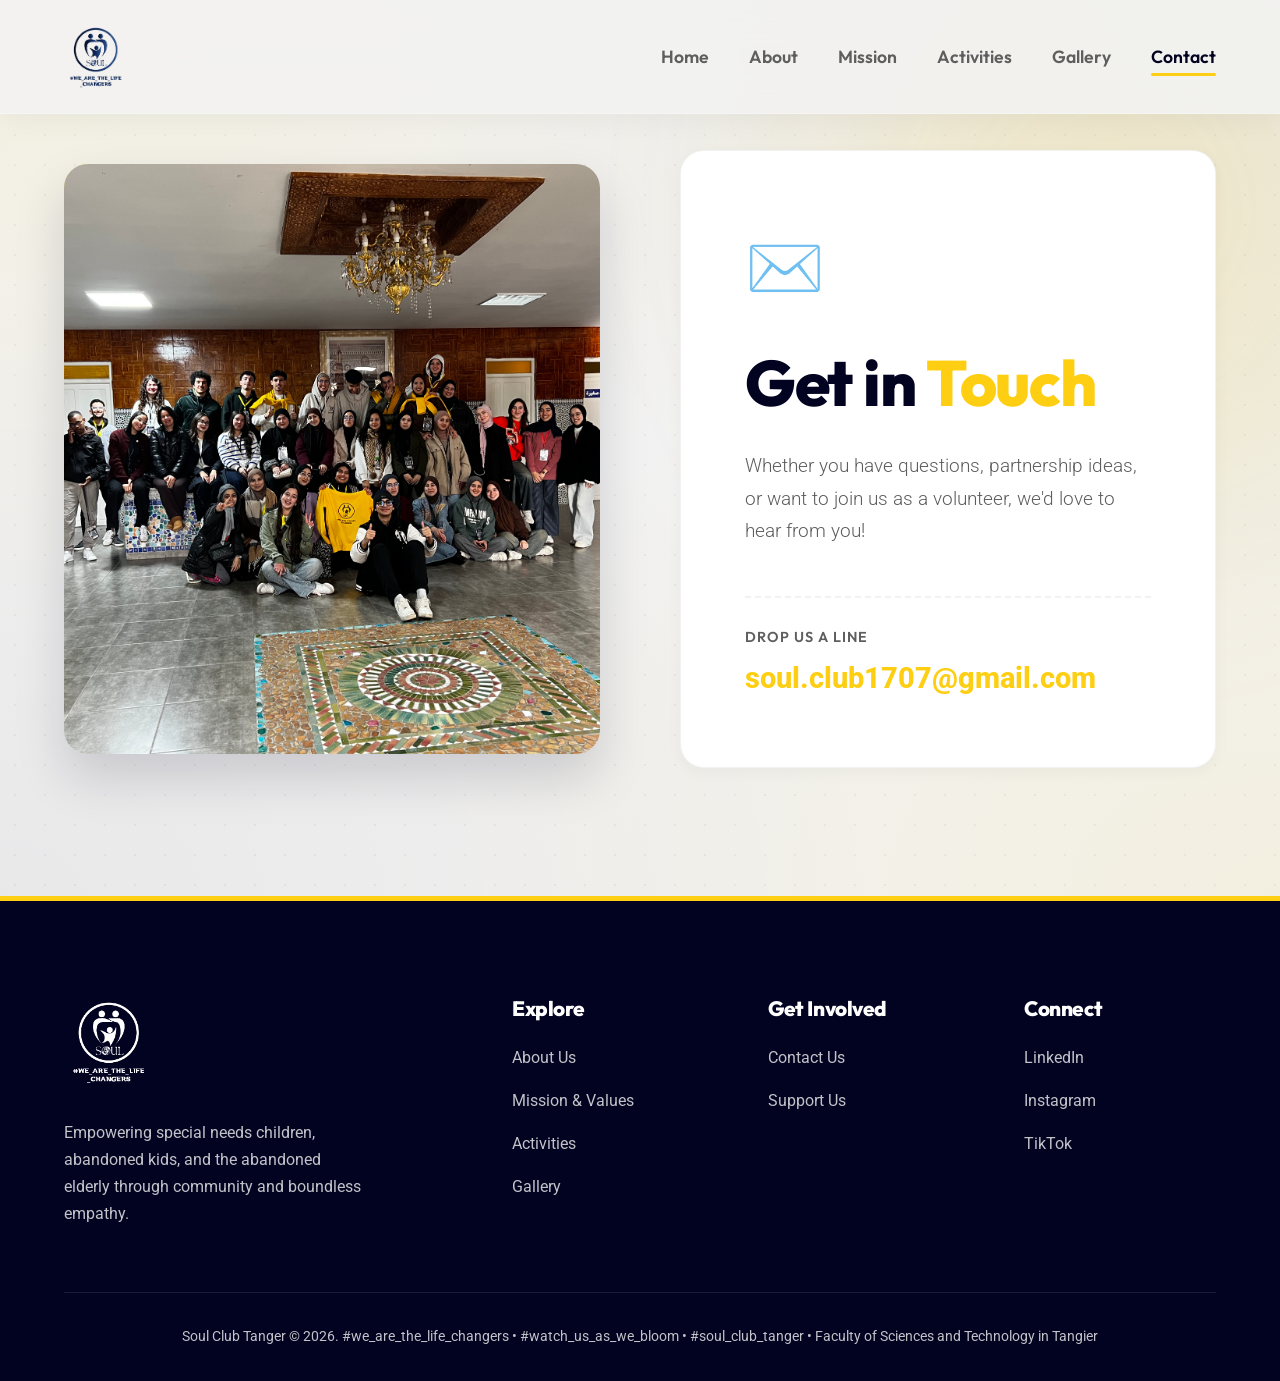
<file: contact.html>
<!DOCTYPE html>
<html lang="en">

<head>
    <meta charset="UTF-8">
    <meta name="viewport" content="width=device-width, initial-scale=1.0">
    <title>Contact Us | Soul Club Tanger</title>
    <link rel="stylesheet" href="styles.css">
    <link rel="icon" type="image/png" href="logo-soul/Logo%20blue-01.png">
</head>

<body>
    <nav class="navbar">
        <div class="container nav-container">
            <a href="index.html" class="logo"><img src="logo-soul/Logo%20blue-01.png" alt="Soul Club"
                    style="max-height: 65px; width: auto; object-fit: contain;"></a>
            <ul class="nav-links">
                <li><a href="index.html">Home</a></li>
                <li><a href="about.html">About</a></li>
                <li><a href="mission.html">Mission</a></li>
                <li><a href="activities.html">Activities</a></li>
                <li><a href="gallery.html">Gallery</a></li>
                <li><a href="contact.html" class="active">Contact</a></li>
            </ul>
            <div class="hamburger">
                <span></span><span></span><span></span>
            </div>
        </div>
    </nav>

    <section class="section" style="padding-top: 150px; padding-bottom: 8rem;">
        <div class="container">
            <div class="split-section" style="align-items: center;">
                <div class="split-image">
                    <img src="pictures/the_team.jpg"
                        style="width: 100%; height: 100%; object-fit: cover; aspect-ratio: 1/1.1;"
                        alt="Soul Club Community">
                </div>

                <div class="contact-content-card"
                    style="background: var(--color-white); padding: 4rem; border-radius: var(--radius-md); box-shadow: var(--shadow-sm); position: relative; border: 1px solid rgba(2,2,33,0.05);">
                    <div style="font-size: 4rem; margin-bottom: 1.5rem; display: inline-block;">✉️</div>
                    <h1 class="text-fluid-h2 mb-2">Get in <span class="text-highlight">Touch</span></h1>
                    <p class="text-lead mb-3"
                        style="font-size: 1.2rem; color: var(--color-text-muted); max-width: 100%;">Whether you have
                        questions, partnership ideas, or want to join us as a volunteer, we'd love to hear from you!</p>

                    <div class="contact-info-block mt-3"
                        style="padding-top: 2rem; border-top: 2px dashed rgba(2,2,33,0.05);">
                        <h4
                            style="color: var(--color-text-muted); font-weight: 600; text-transform: uppercase; letter-spacing: 1px; font-size: 0.9rem; margin-bottom: 0.5rem;">
                            Drop Us a Line</h4>
                        <a href="mailto:soul.club1707@gmail.com" class="text-highlight"
                            style="font-size: clamp(1.2rem, 3vw, 1.8rem); font-weight: 800; display: inline-block; transition: var(--transition-bounce);">soul.club1707@gmail.com</a>
                    </div>
                </div>
            </div>
        </div>
    </section>

    <!-- Footer -->
    <footer class="premium-footer">
        <div class="container">
            <div class="footer-grid">
                <div class="footer-brand">
                    <a href="index.html" class="logo"><img src="logo-soul/Logo%20white-01.png" alt="Soul Club"
                            style="max-height: 90px; width: auto; object-fit: contain; margin-bottom: 0.5rem;"></a>
                    <p style="margin-top: 1rem; max-width: 300px;">Empowering special needs children, abandoned kids,
                        and the abandoned elderly through community and boundless empathy.</p>
                </div>
                <div>
                    <h4 class="footer-heading">Explore</h4>
                    <ul class="footer-links">
                        <li><a href="about.html">About Us</a></li>
                        <li><a href="mission.html">Mission & Values</a></li>
                        <li><a href="activities.html">Activities</a></li>
                        <li><a href="gallery.html">Gallery</a></li>
                    </ul>
                </div>
                <div>
                    <h4 class="footer-heading">Get Involved</h4>
                    <ul class="footer-links">
                        <li><a href="contact.html">Contact Us</a></li>
                        <li><a href="donate.html">Support Us</a></li>
                    </ul>
                </div>
                <div>
                    <h4 class="footer-heading">Connect</h4>
                    <ul class="footer-links">
                        <li><a href="https://www.linkedin.com/company/soul-club-tanger/" target="_blank">LinkedIn</a>
                        </li>
                        <li><a href="https://www.instagram.com/soul_club_tanger/" target="_blank">Instagram</a></li>
                        <li><a href="https://www.tiktok.com/@soul_club_tanger1" target="_blank">TikTok</a></li>
                    </ul>
                </div>
            </div>
            <div class="footer-bottom">
                <p>Soul Club Tanger &copy; 2026. #we_are_the_life_changers &bull; #watch_us_as_we_bloom &bull;
                    #soul_club_tanger &bull; Faculty of Sciences and Technology in Tangier</p>
            </div>
        </div>
    </footer>

    <script src="script.js"></script>
</body>

</html>
</file>
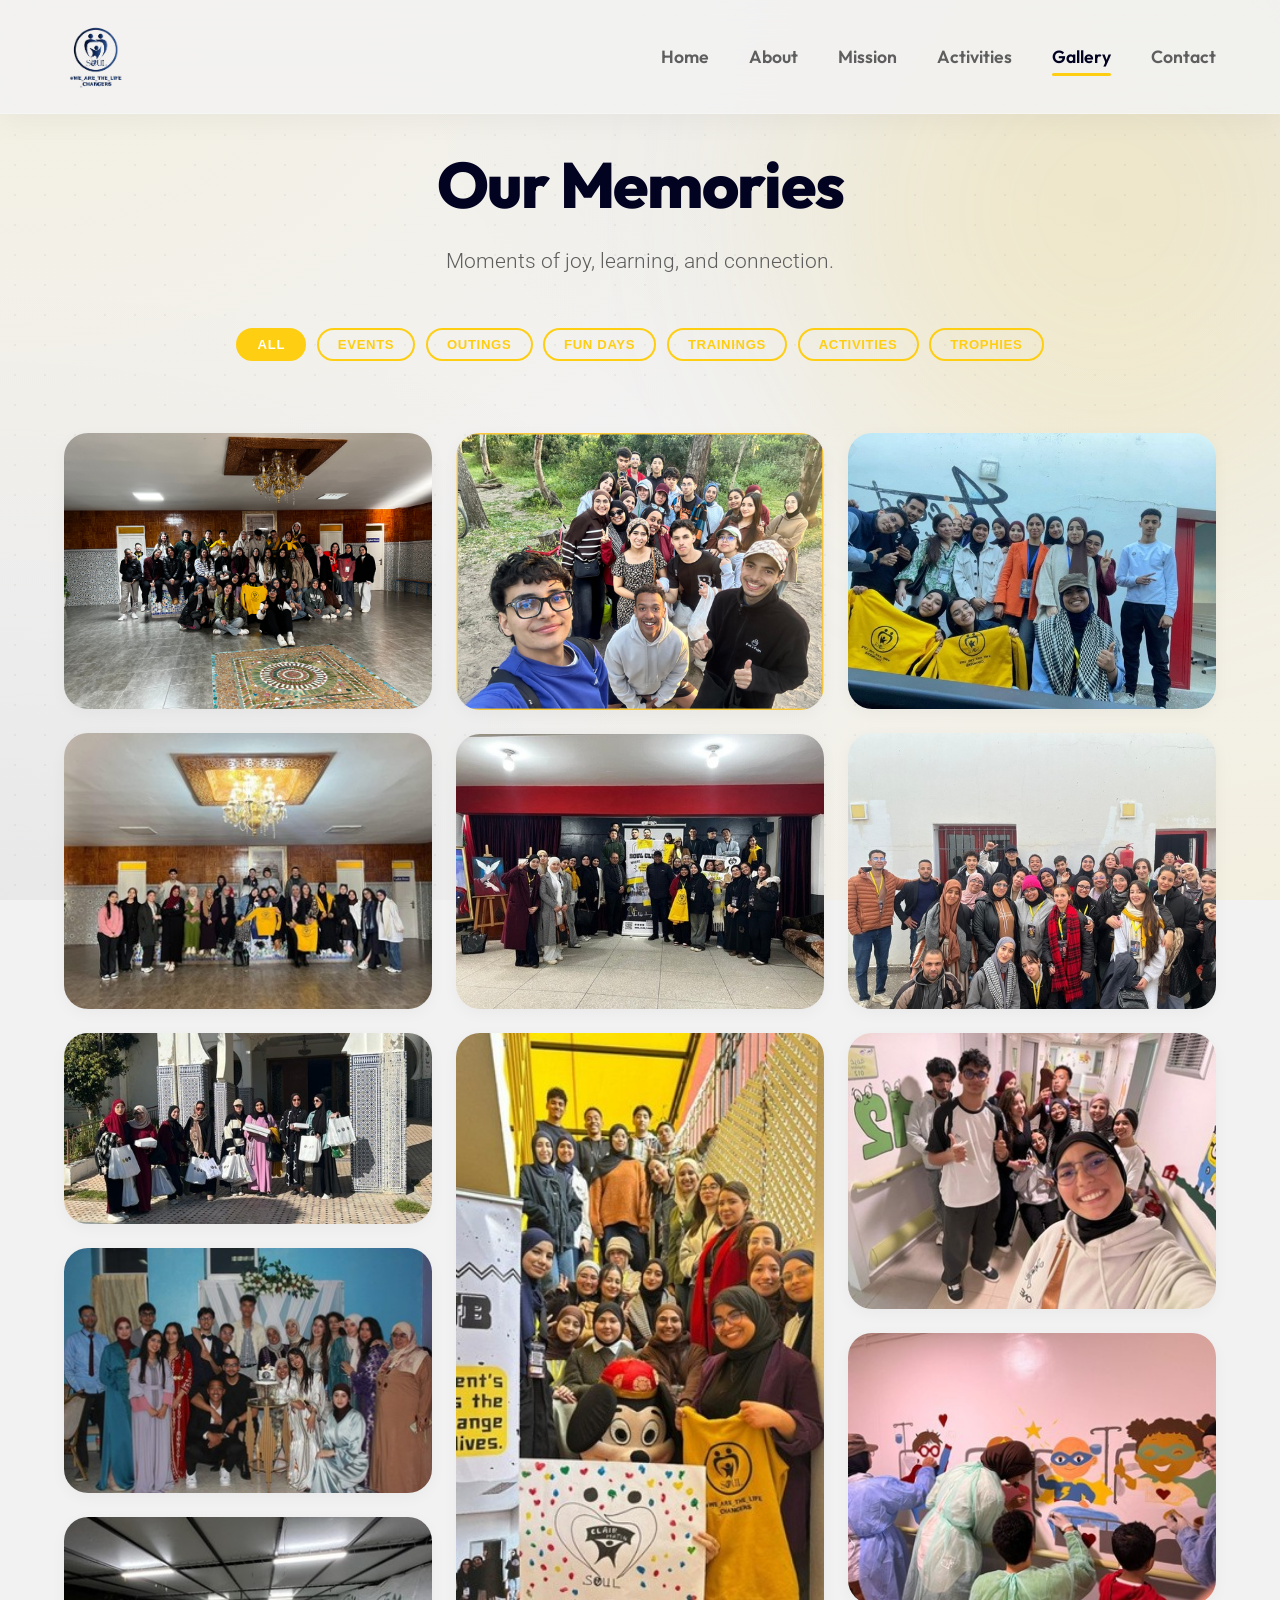
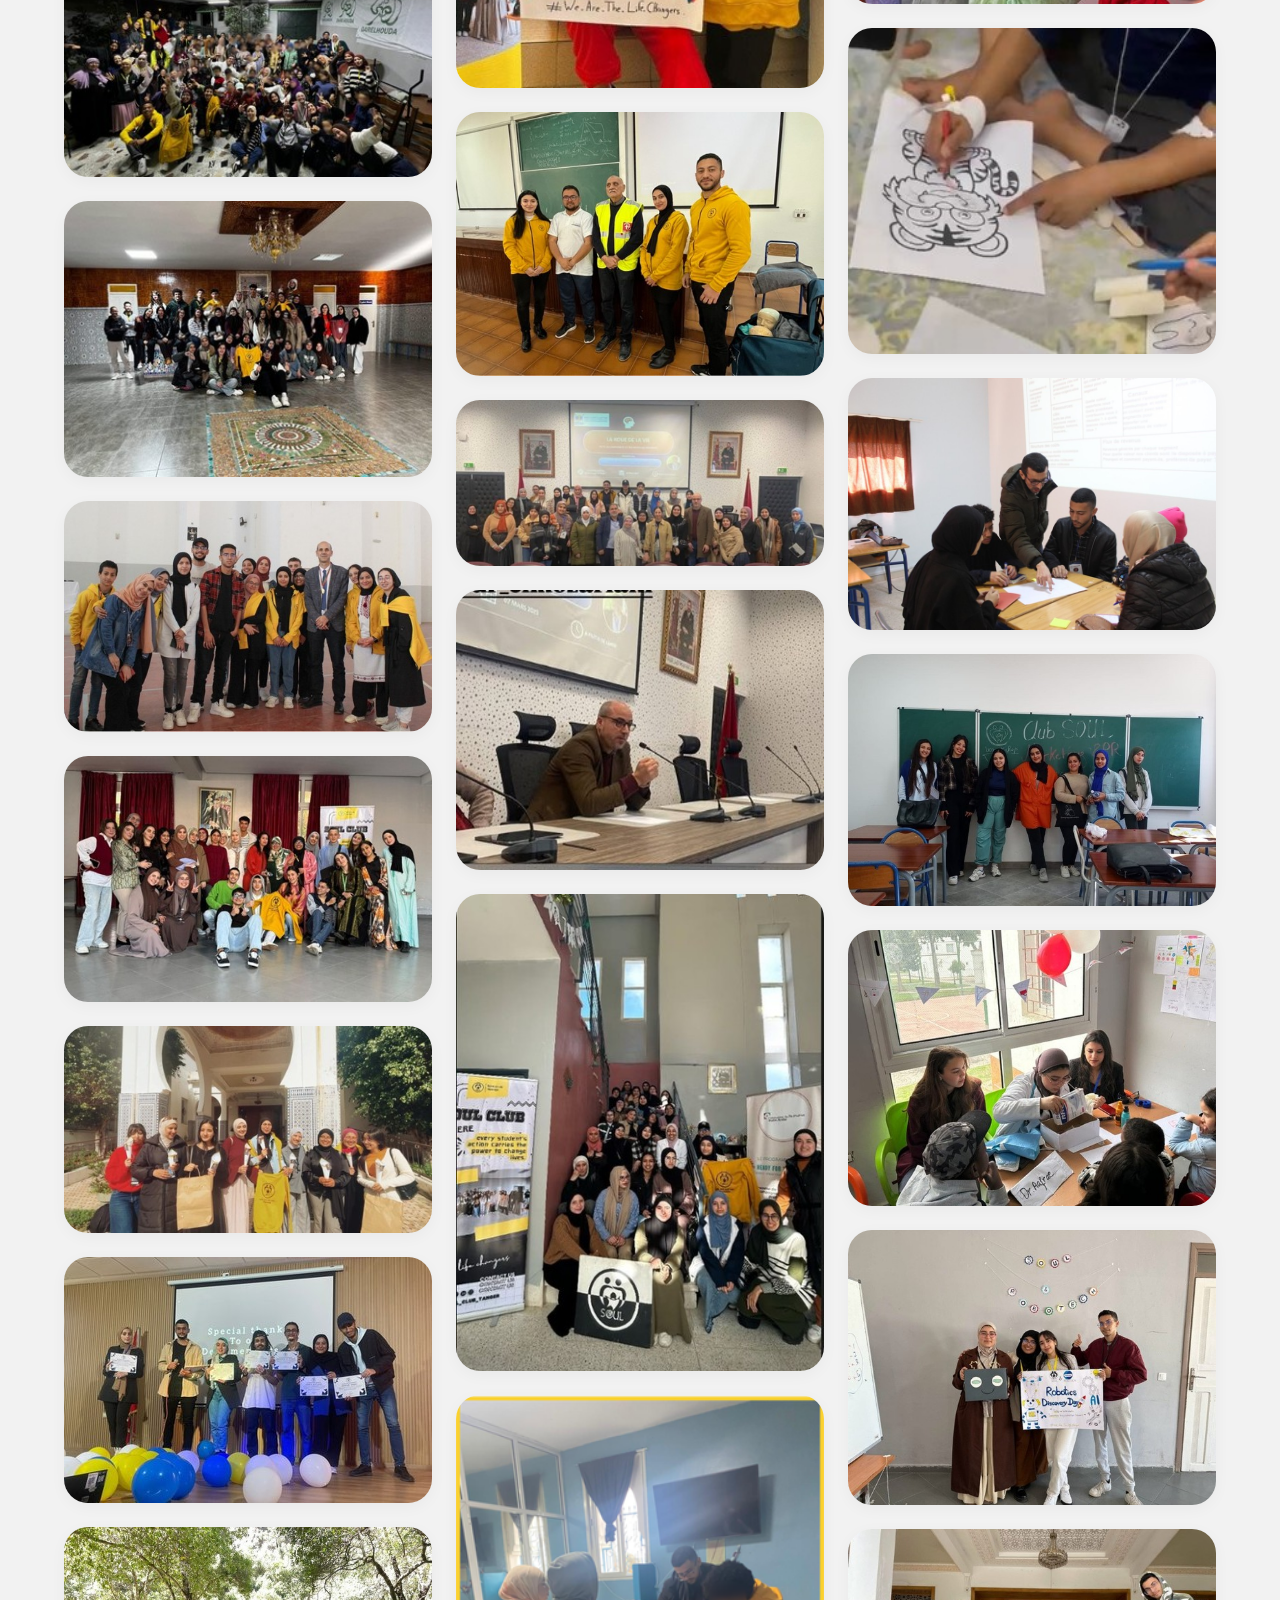
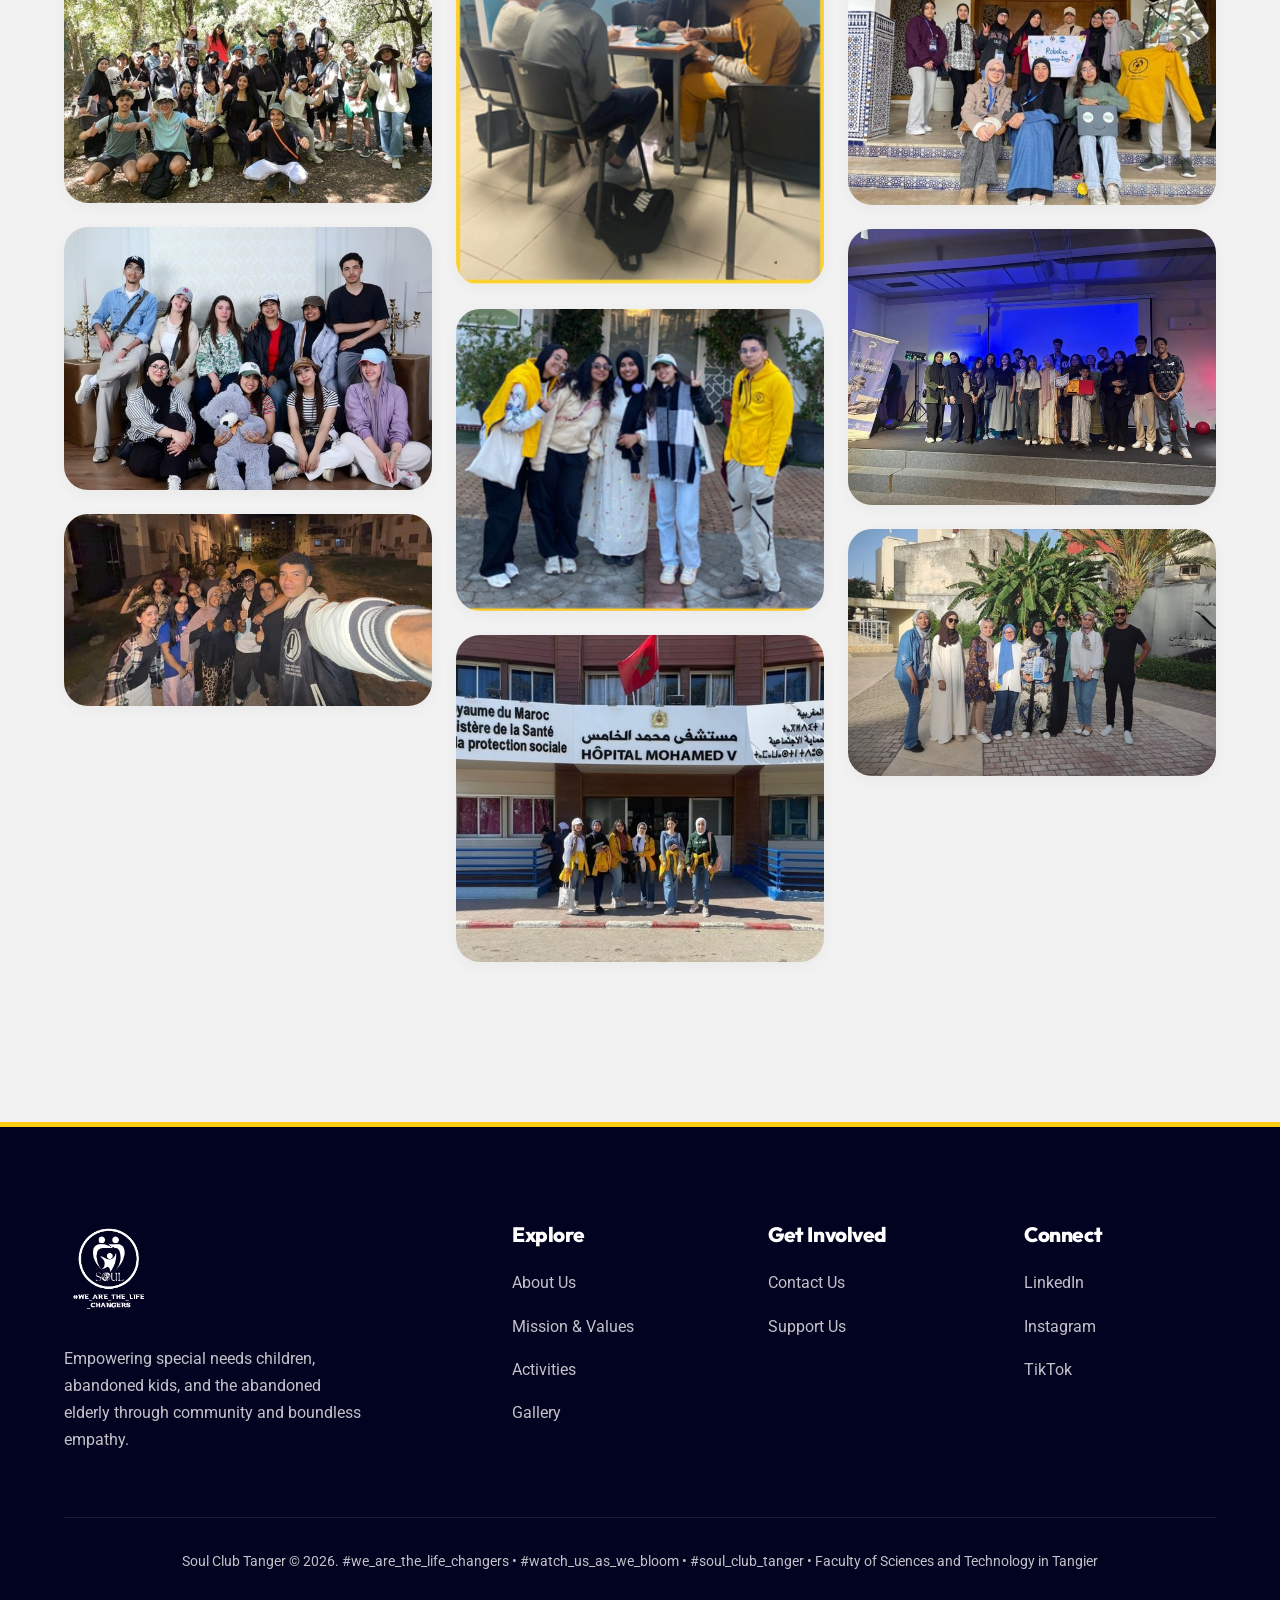
<file: gallery.html>
<!DOCTYPE html>
<html lang="en">

<head>
    <meta charset="UTF-8">
    <meta name="viewport" content="width=device-width, initial-scale=1.0">
    <title>Gallery | Soul Club Tanger</title>
    <link rel="stylesheet" href="styles.css">
    <link rel="icon" type="image/png" href="logo-soul/Logo%20blue-01.png">
    <style>
        .gallery-filters {
            display: flex;
            flex-wrap: wrap;
            justify-content: center;
            gap: 0.65rem;
            margin-bottom: 2.5rem;
        }
        .filter-btn {
            padding: 0.45rem 1.2rem;
            border: 2px solid var(--color-accent);
            border-radius: 50px;
            background: transparent;
            color: var(--color-accent);
            font-size: 0.82rem;
            font-weight: 600;
            letter-spacing: 0.05em;
            text-transform: uppercase;
            cursor: pointer;
            transition: all 0.25s ease;
        }
        .filter-btn:hover,
        .filter-btn.active {
            background: var(--color-accent);
            color: #fff;
        }
        .masonry-item {
            transition: opacity 0.3s ease, transform 0.3s ease;
        }
        .masonry-item.hidden {
            display: none;
        }
    </style>
</head>

<body>
    <nav class="navbar">
        <div class="container nav-container">
            <a href="index.html" class="logo"><img src="logo-soul/Logo%20blue-01.png" alt="Soul Club"
                    style="max-height: 65px; width: auto; object-fit: contain;"></a>
            <ul class="nav-links">
                <li><a href="index.html">Home</a></li>
                <li><a href="about.html">About</a></li>
                <li><a href="mission.html">Mission</a></li>
                <li><a href="activities.html">Activities</a></li>
                <li><a href="gallery.html" class="active">Gallery</a></li>
                <li><a href="contact.html">Contact</a></li>
            </ul>
            <div class="hamburger">
                <span></span><span></span><span></span>
            </div>
        </div>
    </nav>

    <section class="section" style="padding-top: 150px;">
        <div class="container">
            <h1 class="text-fluid-h2 text-center">Our Memories</h1>
            <p class="text-lead text-center margin-auto mb-3">Moments of joy, learning, and connection.</p>

            <!-- Filter Buttons -->
            <div class="gallery-filters">
                <button class="filter-btn active" data-filter="all">All</button>
                <button class="filter-btn" data-filter="events">Events</button>
                <button class="filter-btn" data-filter="outings">Outings</button>
                <button class="filter-btn" data-filter="fundays">Fun Days</button>
                <button class="filter-btn" data-filter="trainings">Trainings</button>
                <button class="filter-btn" data-filter="activities">Activities</button>
                <button class="filter-btn" data-filter="trophies">Trophies</button>
            </div>

            <div class="masonry-grid">

                <!-- Team -->
                <div class="masonry-item" data-category="activities">
                    <img src="pictures/the_team.jpg" alt="Soul Club Team">
                    <div class="masonry-overlay"><h4>The Team</h4></div>
                </div>

                <!-- Events -->
                <div class="masonry-item" data-category="events">
                    <img src="pictures/events%20(Kiswat%20al%20aid%202026).jpg" alt="Kiswat al Aid 2026">
                    <div class="masonry-overlay"><h4>Kiswat al Aid 2026</h4></div>
                </div>
                <div class="masonry-item" data-category="events">
                    <img src="pictures/events%20(Kiswat%20al%20aid%202025).jpg" alt="Kiswat al Aid 2025">
                    <div class="masonry-overlay"><h4>Kiswat al Aid 2025</h4></div>
                </div>
                <div class="masonry-item" data-category="events">
                    <img src="pictures/events%20(Soul%E2%80%99s%20birthday).jpg" alt="Soul's Birthday">
                    <div class="masonry-overlay"><h4>Soul's Birthday</h4></div>
                </div>
                <div class="masonry-item" data-category="events">
                    <img src="pictures/events%20(Cinema%20day).jpg" alt="Cinema Day">
                    <div class="masonry-overlay"><h4>Cinema Day</h4></div>
                </div>
                <div class="masonry-item" data-category="events">
                    <img src="pictures/events%20(PIZZA%20PARTY).jpg" alt="Pizza Party">
                    <div class="masonry-overlay"><h4>Pizza Party</h4></div>
                </div>
                <div class="masonry-item" data-category="events">
                    <img src="pictures/events%20(Ramadan%20tournament%202024).jpg" alt="Ramadan Tournament 2024">
                    <div class="masonry-overlay"><h4>Ramadan Tournament 2024</h4></div>
                </div>
                <div class="masonry-item" data-category="events">
                    <img src="pictures/events%20(Fi%209olobina%202).jpg" alt="Fi 9olobina">
                    <div class="masonry-overlay"><h4>Fi 9olobina</h4></div>
                </div>
                <div class="masonry-item" data-category="events">
                    <img src="pictures/events%20(8%20mars%20ds%20la%20maison%20de%20retraite).jpg" alt="8 Mars — Maison de Retraite">
                    <div class="masonry-overlay"><h4>8 Mars — Maison de Retraite</h4></div>
                </div>
                <div class="masonry-item" data-category="events">
                    <img src="pictures/events%20(Closing%202023).jpg" alt="Closing Ceremony 2023">
                    <div class="masonry-overlay"><h4>Closing Ceremony 2023</h4></div>
                </div>

                <!-- Outings -->
                <div class="masonry-item" data-category="outings">
                    <img src="pictures/outings%20(Akchour%20members%20picnic).jpg" alt="Akchour Picnic">
                    <div class="masonry-overlay"><h4>Akchour Members Picnic</h4></div>
                </div>
                <div class="masonry-item" data-category="outings">
                    <img src="pictures/outings%20(members%20picnic).jpg" alt="Members Picnic">
                    <div class="masonry-overlay"><h4>Members Picnic</h4></div>
                </div>
                <div class="masonry-item" data-category="outings">
                    <img src="pictures/outings%20(members%20picnic)%202.jpg" alt="Members Picnic 2">
                    <div class="masonry-overlay"><h4>Members Picnic</h4></div>
                </div>
                <div class="masonry-item" data-category="outings">
                    <img src="pictures/outings%20(members%20picnic)3.jpg.png" alt="Members Picnic 3">
                    <div class="masonry-overlay"><h4>Members Picnic</h4></div>
                </div>

                <!-- Fun Days -->
                <div class="masonry-item" data-category="fundays">
                    <img src="pictures/fun%20days%20(fun%20day%201%20College%20El%20akkad).jpg" alt="Fun Day — College El Akkad">
                    <div class="masonry-overlay"><h4>Fun Day — Collège El Akkad</h4></div>
                </div>
                <div class="masonry-item" data-category="fundays">
                    <img src="pictures/fun%20days%20(fun%20day%203%20Clair%20matin%20school).jpg" alt="Fun Day — Clair Matin School">
                    <div class="masonry-overlay"><h4>Fun Day — Clair Matin School</h4></div>
                </div>

                <!-- Trainings -->
                <div class="masonry-item" data-category="trainings">
                    <img src="pictures/Trainings%20(First%20aid%20training).jpg" alt="First Aid Training">
                    <div class="masonry-overlay"><h4>First Aid Training</h4></div>
                </div>
                <div class="masonry-item" data-category="trainings">
                    <img src="pictures/Trainings%20(Psy%20training).jpg" alt="Psychology Training">
                    <div class="masonry-overlay"><h4>Psychology Training</h4></div>
                </div>
                <div class="masonry-item" data-category="trainings">
                    <img src="pictures/Trainings%20(Psy%20training)2.jpg" alt="Psychology Training 2">
                    <div class="masonry-overlay"><h4>Psychology Training</h4></div>
                </div>
                <div class="masonry-item" data-category="trainings">
                    <img src="pictures/Trainings%20(Excel%20Training).jpg" alt="Excel Training">
                    <div class="masonry-overlay"><h4>Excel Training</h4></div>
                </div>

                <!-- Activities: Bright Minds & Gentil Prints -->
                <div class="masonry-item" data-category="activities">
                    <img src="pictures/Bright%20minds.png" alt="Bright Minds">
                    <div class="masonry-overlay"><h4>Bright Minds</h4></div>
                </div>
                <div class="masonry-item" data-category="activities">
                    <img src="pictures/Bright%20minds%202.png" alt="Bright Minds 2">
                    <div class="masonry-overlay"><h4>Bright Minds</h4></div>
                </div>
                <div class="masonry-item" data-category="activities">
                    <img src="pictures/Gentil%20prints(visite%20CHU).jpg" alt="Gentil Prints — CHU Visit">
                    <div class="masonry-overlay"><h4>Gentil Prints — CHU Visit</h4></div>
                </div>
                <div class="masonry-item" data-category="activities">
                    <img src="pictures/Gentil%20prints(workshop%20avec%20les%20autistes%20et%20les%20handicapes).jpg" alt="Gentil Prints Workshop">
                    <div class="masonry-overlay"><h4>Gentil Prints — Workshop</h4></div>
                </div>
                <div class="masonry-item" data-category="activities">
                    <img src="pictures/Gentil%20prints(workshop%20avec%20les%20autistes%20et%20les%20handicapes)%202.jpg" alt="Gentil Prints Workshop 2">
                    <div class="masonry-overlay"><h4>Gentil Prints — Workshop</h4></div>
                </div>
                <div class="masonry-item" data-category="activities">
                    <img src="pictures/Gentil%20prints(R%C3%A9novation%20du%20secteur%20de%20p%C3%A9diatrie).jpg" alt="Gentil Prints — Paediatric Renovation">
                    <div class="masonry-overlay"><h4>Gentil Prints — Paediatric Ward</h4></div>
                </div>
                <div class="masonry-item" data-category="activities">
                    <img src="pictures/Gentil%20prints(R%C3%A9novation%20du%20secteur%20de%20p%C3%A9diatrie)%203.jpg" alt="Gentil Prints — Paediatric Renovation 3">
                    <div class="masonry-overlay"><h4>Gentil Prints — Paediatric Ward</h4></div>
                </div>
                <div class="masonry-item" data-category="activities">
                    <img src="pictures/Gentil%20prints(R%C3%A9novation%20du%20secteur%20de%20p%C3%A9diatrie)%204.jpg" alt="Gentil Prints — Paediatric Renovation 4">
                    <div class="masonry-overlay"><h4>Gentil Prints — Paediatric Ward</h4></div>
                </div>
                <div class="masonry-item" data-category="activities">
                    <img src="pictures/Sponsoring%20workshop%20(BMC).jpg" alt="Sponsoring Workshop BMC">
                    <div class="masonry-overlay"><h4>Sponsoring Workshop — BMC</h4></div>
                </div>
                <div class="masonry-item" data-category="activities">
                    <img src="pictures/Sponsoring%20workshop%20(weekly%20workshop).jpg" alt="Weekly Sponsoring Workshop">
                    <div class="masonry-overlay"><h4>Weekly Sponsoring Workshop</h4></div>
                </div>
                <div class="masonry-item" data-category="activities">
                    <img src="pictures/AcTIVITIeS%20(Orientation).jpg" alt="Orientation Activity">
                    <div class="masonry-overlay"><h4>Orientation Session</h4></div>
                </div>
                <div class="masonry-item" data-category="activities">
                    <img src="pictures/AcTIVITIeS%20(Robotic%20sessions).jpg" alt="Robotic Sessions">
                    <div class="masonry-overlay"><h4>Robotic Sessions</h4></div>
                </div>
                <div class="masonry-item" data-category="activities">
                    <img src="pictures/AcTIVITIeS%20(Robotic%20sessions)%202.jpg" alt="Robotic Sessions 2">
                    <div class="masonry-overlay"><h4>Robotic Sessions</h4></div>
                </div>

                <!-- Trophies -->
                <div class="masonry-item" data-category="trophies">
                    <img src="pictures/TrOPhY(3%20eme%20place%20video%20metrage%20Cineflash).jpg" alt="3rd Place Cineflash">
                    <div class="masonry-overlay"><h4>3rd Place — Cineflash Film Festival</h4></div>
                </div>
                <div class="masonry-item" data-category="trophies">
                    <img src="pictures/TrOPhY(Tangier%20Volunteering%20and%20Initiative%20Forum).jpg" alt="Tangier Volunteering Forum Trophy">
                    <div class="masonry-overlay"><h4>Tangier Volunteering &amp; Initiative Forum</h4></div>
                </div>

            </div>
        </div>
    </section>

    <!-- Footer -->
    <footer class="premium-footer">
        <div class="container">
            <div class="footer-grid">
                <div class="footer-brand">
                    <a href="index.html" class="logo"><img src="logo-soul/Logo%20white-01.png" alt="Soul Club"
                            style="max-height: 90px; width: auto; object-fit: contain; margin-bottom: 0.5rem;"></a>
                    <p style="margin-top: 1rem; max-width: 300px;">Empowering special needs children, abandoned kids,
                        and the abandoned elderly through community and boundless empathy.</p>
                </div>
                <div>
                    <h4 class="footer-heading">Explore</h4>
                    <ul class="footer-links">
                        <li><a href="about.html">About Us</a></li>
                        <li><a href="mission.html">Mission &amp; Values</a></li>
                        <li><a href="activities.html">Activities</a></li>
                        <li><a href="gallery.html">Gallery</a></li>
                    </ul>
                </div>
                <div>
                    <h4 class="footer-heading">Get Involved</h4>
                    <ul class="footer-links">
                        <li><a href="contact.html">Contact Us</a></li>
                        <li><a href="donate.html">Support Us</a></li>
                    </ul>
                </div>
                <div>
                    <h4 class="footer-heading">Connect</h4>
                    <ul class="footer-links">
                        <li><a href="https://www.linkedin.com/company/soul-club-tanger/" target="_blank">LinkedIn</a></li>
                        <li><a href="https://www.instagram.com/soul_club_tanger/" target="_blank">Instagram</a></li>
                        <li><a href="https://www.tiktok.com/@soul_club_tanger1" target="_blank">TikTok</a></li>
                    </ul>
                </div>
            </div>
            <div class="footer-bottom">
                <p>Soul Club Tanger &copy; 2026. #we_are_the_life_changers &bull; #watch_us_as_we_bloom &bull;
                    #soul_club_tanger &bull; Faculty of Sciences and Technology in Tangier</p>
            </div>
        </div>
    </footer>

    <script src="script.js"></script>
    <script>
        // Gallery Filter
        const filterBtns = document.querySelectorAll('.filter-btn');
        const items = document.querySelectorAll('.masonry-item');

        filterBtns.forEach(btn => {
            btn.addEventListener('click', () => {
                filterBtns.forEach(b => b.classList.remove('active'));
                btn.classList.add('active');
                const filter = btn.dataset.filter;
                items.forEach(item => {
                    if (filter === 'all' || item.dataset.category === filter) {
                        item.classList.remove('hidden');
                    } else {
                        item.classList.add('hidden');
                    }
                });
            });
        });
    </script>
</body>

</html>
</file>
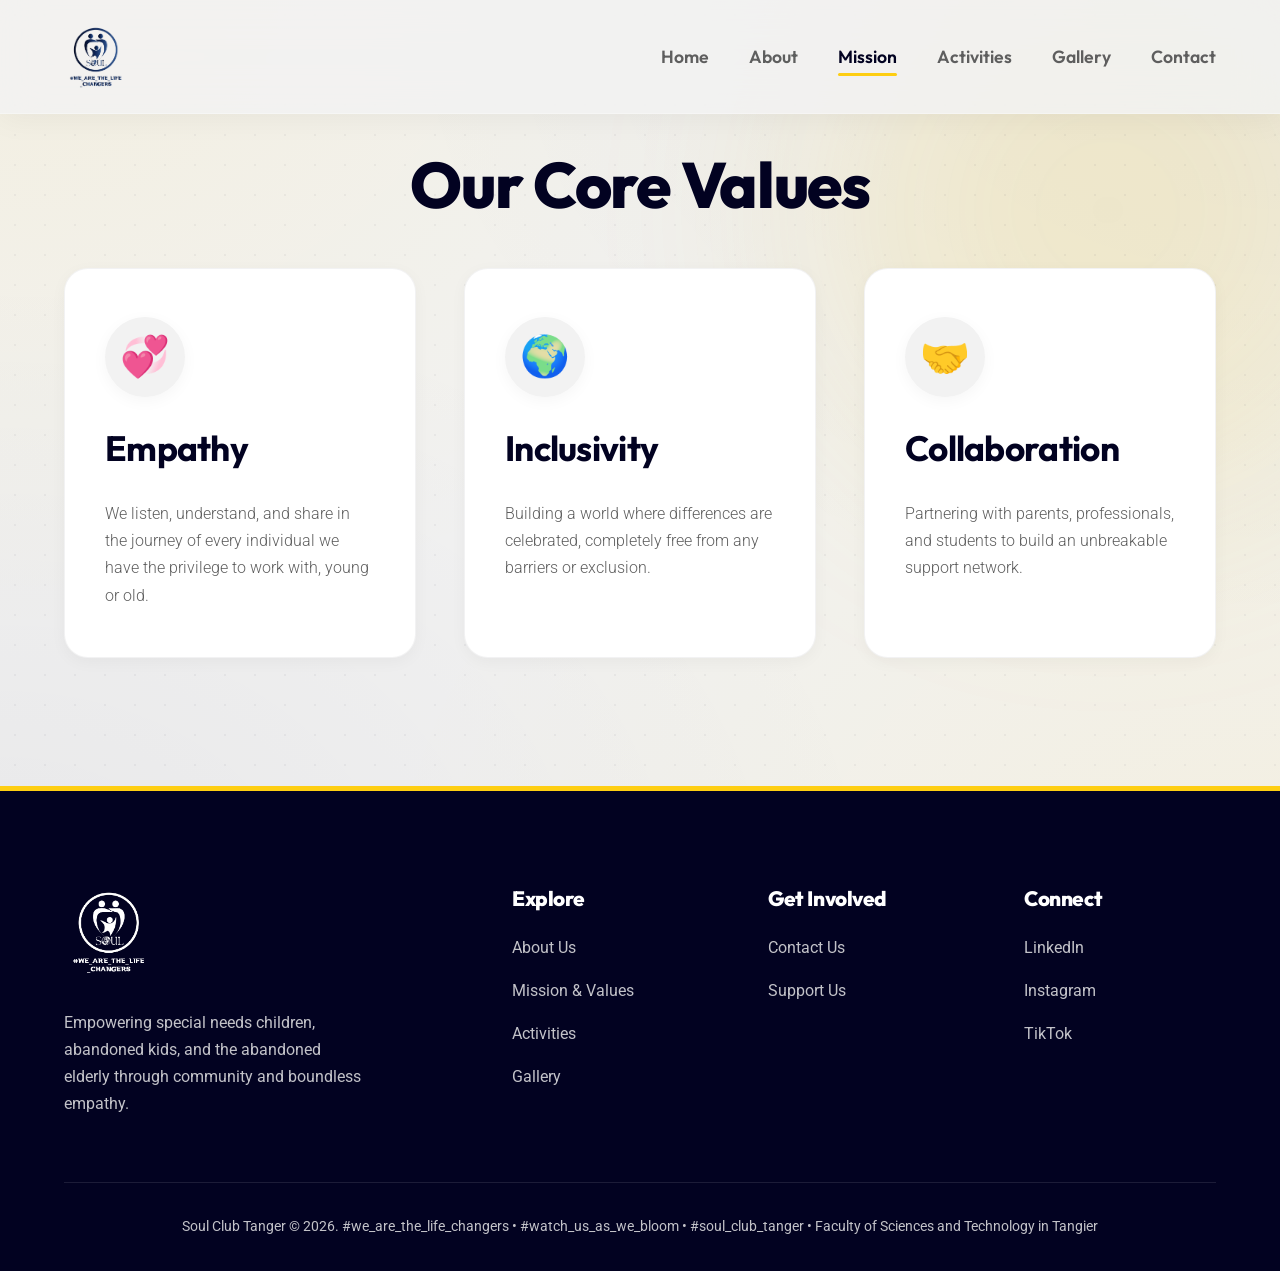
<file: mission.html>
<!DOCTYPE html>
<html lang="en">

<head>
    <meta charset="UTF-8">
    <meta name="viewport" content="width=device-width, initial-scale=1.0">
    <title>Mission | Soul Club Tanger</title>
    <link rel="stylesheet" href="styles.css">
    <link rel="icon" type="image/png" href="logo-soul/Logo%20blue-01.png">
</head>

<body>
    <nav class="navbar">
        <div class="container nav-container">
            <a href="index.html" class="logo"><img src="logo-soul/Logo%20blue-01.png" alt="Soul Club"
                    style="max-height: 65px; width: auto; object-fit: contain;"></a>
            <ul class="nav-links">
                <li><a href="index.html">Home</a></li>
                <li><a href="about.html">About</a></li>
                <li><a href="mission.html" class="active">Mission</a></li>
                <li><a href="activities.html">Activities</a></li>
                <li><a href="gallery.html">Gallery</a></li>
                <li><a href="contact.html">Contact</a></li>
            </ul>
            <div class="hamburger">
                <span></span><span></span><span></span>
            </div>
        </div>
    </nav>

    <section class="section" style="padding-top: 150px;">
        <div class="container">
            <h1 class="text-fluid-h2 text-center mb-3">Our Core Values</h1>
            <div class="premium-grid">
                <div class="premium-card">
                    <div class="icon-wrapper">💞</div>
                    <h3 class="text-fluid-h3 mb-2">Empathy</h3>
                    <p class="text-lead" style="font-size: 1rem;">We listen, understand, and share in the journey of
                        every individual we have the privilege to work with, young or old.</p>
                </div>
                <div class="premium-card">
                    <div class="icon-wrapper">🌍</div>
                    <h3 class="text-fluid-h3 mb-2">Inclusivity</h3>
                    <p class="text-lead" style="font-size: 1rem;">Building a world where differences are celebrated,
                        completely free from any barriers or exclusion.</p>
                </div>
                <div class="premium-card">
                    <div class="icon-wrapper">🤝</div>
                    <h3 class="text-fluid-h3 mb-2">Collaboration</h3>
                    <p class="text-lead" style="font-size: 1rem;">Partnering with parents, professionals, and students
                        to build an unbreakable support network.</p>
                </div>
            </div>
        </div>
    </section>

    <!-- Footer -->
    <footer class="premium-footer">
        <div class="container">
            <div class="footer-grid">
                <div class="footer-brand">
                    <a href="index.html" class="logo"><img src="logo-soul/Logo%20white-01.png" alt="Soul Club"
                            style="max-height: 90px; width: auto; object-fit: contain; margin-bottom: 0.5rem;"></a>
                    <p style="margin-top: 1rem; max-width: 300px;">Empowering special needs children, abandoned kids,
                        and the abandoned elderly through community and boundless empathy.</p>
                </div>
                <div>
                    <h4 class="footer-heading">Explore</h4>
                    <ul class="footer-links">
                        <li><a href="about.html">About Us</a></li>
                        <li><a href="mission.html">Mission & Values</a></li>
                        <li><a href="activities.html">Activities</a></li>
                        <li><a href="gallery.html">Gallery</a></li>
                    </ul>
                </div>
                <div>
                    <h4 class="footer-heading">Get Involved</h4>
                    <ul class="footer-links">
                        <li><a href="contact.html">Contact Us</a></li>
                        <li><a href="donate.html">Support Us</a></li>
                    </ul>
                </div>
                <div>
                    <h4 class="footer-heading">Connect</h4>
                    <ul class="footer-links">
                        <li><a href="https://www.linkedin.com/company/soul-club-tanger/" target="_blank">LinkedIn</a>
                        </li>
                        <li><a href="https://www.instagram.com/soul_club_tanger/" target="_blank">Instagram</a></li>
                        <li><a href="https://www.tiktok.com/@soul_club_tanger1" target="_blank">TikTok</a></li>
                    </ul>
                </div>
            </div>
            <div class="footer-bottom">
                <p>Soul Club Tanger &copy; 2026. #we_are_the_life_changers &bull; #watch_us_as_we_bloom &bull;
                    #soul_club_tanger &bull; Faculty of Sciences and Technology in Tangier</p>
            </div>
        </div>
    </footer>

    <script src="script.js"></script>
</body>

</html>
</file>
<file: styles.css>
/* ==========================================================================
   SOUL CLUB PREMIUM STYLESHEET
   ========================================================================== */

@import url('https://fonts.googleapis.com/css2?family=Outfit:wght@300;400;600;800;900&family=Roboto:wght@300;400;500&display=swap');

:root {
  /* Premium Palette */
  --color-bg-primary: #f2f2f2;
  --color-bg-secondary: #eaeaeb;
  --color-deep: #020221;
  --color-accent: #fece12;
  --color-text-main: #020221;
  --color-text-muted: #5e5e5e;
  --color-white: #ffffff;

  /* Elevational Shadows */
  --shadow-sm: 0 4px 16px rgba(2, 2, 33, 0.04);
  --shadow-md: 0 12px 30px rgba(2, 2, 33, 0.08);
  --shadow-lg: 0 24px 50px rgba(2, 2, 33, 0.15);
  --shadow-glow: 0 10px 30px rgba(254, 206, 18, 0.4);

  /* Typography */
  --font-display: 'Outfit', sans-serif;
  --font-body: 'Roboto', sans-serif;

  /* Utilities */
  --transition-smooth: all 0.4s cubic-bezier(0.16, 1, 0.3, 1);
  --transition-bounce: all 0.5s cubic-bezier(0.34, 1.56, 0.64, 1);
  --radius-sm: 12px;
  --radius-md: 24px;
  --radius-pill: 100px;
}

/* ==========================================================================
   RESET & BASE SETUP
   ========================================================================== */

* {
  margin: 0;
  padding: 0;
  box-sizing: border-box;
}

html {
  scroll-behavior: smooth;
  font-size: 16px;
}

body {
  font-family: var(--font-body);
  background-color: var(--color-bg-primary);
  /* Premium Mesh Gradient Background */
  background-image:
    radial-gradient(at 0% 0%, hsla(47, 99%, 53%, 0.08) 0px, transparent 50%),
    radial-gradient(at 100% 0%, hsla(240, 89%, 7%, 0.04) 0px, transparent 50%),
    radial-gradient(at 100% 100%, hsla(47, 99%, 53%, 0.08) 0px, transparent 50%),
    radial-gradient(at 0% 100%, hsla(240, 89%, 7%, 0.04) 0px, transparent 50%);
  background-attachment: fixed;
  color: var(--color-text-main);
  line-height: 1.7;
  overflow-x: hidden;
  -webkit-font-smoothing: antialiased;
  -moz-osx-font-smoothing: grayscale;
}

/* Animated Glow Blob for Dynamic Feel */
body::before {
  content: "";
  position: fixed;
  width: 50vw;
  height: 50vw;
  max-width: 600px;
  max-height: 600px;
  background: var(--color-accent);
  border-radius: 50%;
  filter: blur(120px);
  opacity: 0.15;
  top: -10%;
  right: -10%;
  z-index: -2;
  animation: blob-float 25s ease-in-out infinite alternate;
  pointer-events: none;
}

/* Subtle Dotted Pattern Overlay */
body::after {
  content: "";
  position: fixed;
  top: 0;
  left: 0;
  width: 100%;
  height: 100%;
  background-image: radial-gradient(rgba(2, 2, 33, 0.04) 1px, transparent 1px);
  background-size: 30px 30px;
  z-index: -1;
  pointer-events: none;
}

h1,
h2,
h3,
h4,
h5,
h6 {
  font-family: var(--font-display);
  font-weight: 800;
  line-height: 1.1;
  color: var(--color-deep);
  letter-spacing: -0.02em;
}

a {
  text-decoration: none;
  color: inherit;
  transition: var(--transition-smooth);
}

ul {
  list-style: none;
}

img {
  max-width: 100%;
  height: auto;
  display: block;
}

/* ==========================================================================
   TYPOGRAPHY
   ========================================================================== */

.text-fluid-hero {
  font-size: clamp(3rem, 8vw, 6.5rem);
  font-weight: 900;
  line-height: 1.05;
  letter-spacing: -0.03em;
}

.text-fluid-h2 {
  font-size: clamp(2.5rem, 5vw, 4rem);
  font-weight: 800;
  margin-bottom: 1.5rem;
}

.text-fluid-h3 {
  font-size: clamp(1.5rem, 3vw, 2.2rem);
  font-weight: 700;
}

.text-lead {
  font-size: clamp(1.1rem, 2vw, 1.3rem);
  color: var(--color-text-muted);
  font-weight: 300;
  max-width: 600px;
}

.text-highlight {
  color: var(--color-accent);
  position: relative;
  display: inline-block;
}

/* ==========================================================================
   UTILITY CLASSES
   ========================================================================== */

.container {
  width: 100%;
  max-width: 1400px;
  margin: 0 auto;
  padding: 0 5%;
}

.section {
  padding: 8rem 0;
  position: relative;
}

.section-dark {
  background-color: var(--color-deep);
  color: var(--color-bg-primary);
}

.section-dark h2,
.section-dark h3 {
  color: var(--color-bg-primary);
}

.section-dark .text-lead {
  color: rgba(242, 242, 242, 0.7);
}

.text-center {
  text-align: center;
}

.margin-auto {
  margin: 0 auto;
}

.mb-2 {
  margin-bottom: 2rem;
}

.mb-3 {
  margin-bottom: 3rem;
}

.mt-3 {
  margin-top: 3rem;
}

/* ==========================================================================
   BUTTONS
   ========================================================================== */

.btn {
  display: inline-flex;
  align-items: center;
  justify-content: center;
  padding: 1rem 2.5rem;
  border-radius: var(--radius-pill);
  font-family: var(--font-display);
  font-weight: 700;
  font-size: 1.1rem;
  letter-spacing: 0.5px;
  border: none;
  cursor: pointer;
  transition: var(--transition-bounce);
  text-transform: uppercase;
  position: relative;
  overflow: hidden;
  z-index: 1;
}

.btn::before {
  content: '';
  position: absolute;
  top: 0;
  left: 0;
  width: 100%;
  height: 100%;
  background: rgba(255, 255, 255, 0.1);
  transform: translateY(100%);
  transition: var(--transition-smooth);
  z-index: -1;
}

.btn:hover::before {
  transform: translateY(0);
}

.btn:hover {
  transform: translateY(-4px) scale(1.02);
}

.btn:active {
  transform: translateY(0) scale(0.98);
}

.btn-primary {
  background-color: var(--color-deep);
  color: var(--color-white);
  box-shadow: var(--shadow-md);
}

.btn-primary:hover {
  box-shadow: var(--shadow-lg);
}

.btn-accent {
  background-color: var(--color-accent);
  color: var(--color-deep);
  box-shadow: var(--shadow-glow);
}

.btn-accent:hover {
  box-shadow: 0 15px 40px rgba(254, 206, 18, 0.6);
}

/* ==========================================================================
   NAVIGATION (GLASSMORPHISM)
   ========================================================================== */

.navbar {
  position: fixed;
  top: 0;
  left: 0;
  width: 100%;
  padding: 1.5rem 0;
  background: rgba(242, 242, 242, 0.85);
  /* Frosty Background */
  backdrop-filter: blur(20px);
  -webkit-backdrop-filter: blur(20px);
  z-index: 1000;
  transition: var(--transition-smooth);
  box-shadow: 0 4px 30px rgba(2, 2, 33, 0.05);
  border-bottom: 1px solid rgba(255, 255, 255, 0.3);
}

.nav-container {
  display: flex;
  justify-content: space-between;
  align-items: center;
}

.logo {
  font-family: var(--font-display);
  font-size: 1.8rem;
  font-weight: 900;
  color: var(--color-deep);
  display: flex;
  align-items: center;
  gap: 0.5rem;
}

.logo span {
  color: var(--color-accent);
}

.nav-links {
  display: flex;
  gap: 2.5rem;
  align-items: center;
}

.nav-links a {
  font-family: var(--font-display);
  font-weight: 600;
  color: var(--color-text-muted);
  font-size: 1.1rem;
  position: relative;
  padding: 0.5rem 0;
}

.nav-links a:hover,
.nav-links a.active {
  color: var(--color-deep);
}

.nav-links a::after {
  content: '';
  position: absolute;
  bottom: 0;
  left: 0;
  width: 0;
  height: 3px;
  background-color: var(--color-accent);
  transition: var(--transition-bounce);
  border-radius: 3px;
}

.nav-links a:hover::after,
.nav-links a.active::after {
  width: 100%;
}

.hamburger {
  display: none;
  cursor: pointer;
}

.hamburger span {
  display: block;
  width: 30px;
  height: 3px;
  background-color: var(--color-deep);
  margin: 6px 0;
  transition: var(--transition-smooth);
  border-radius: 3px;
}

/* ==========================================================================
   DYNAMIC HERO SECTION
   ========================================================================== */

.hero {
  height: 100vh;
  min-height: 800px;
  display: flex;
  align-items: center;
  position: relative;
  overflow: hidden;
  padding-top: 80px;
  /* Offset for navbar */
}

.hero-bg {
  position: absolute;
  top: 0;
  left: 0;
  width: 100%;
  height: 100%;
  z-index: -2;
}

.hero-bg img {
  width: 100%;
  height: 100%;
  object-fit: cover;
  transform: scale(1.05);
  /* Slight scale for parallax trick / loading animation */
  animation: slowZoom 20s ease-out infinite alternate;
}

.hero-overlay {
  position: absolute;
  top: 0;
  left: 0;
  width: 100%;
  height: 100%;
  background: linear-gradient(135deg, rgba(2, 2, 33, 0.9) 0%, rgba(2, 2, 33, 0.4) 100%);
  z-index: -1;
  backdrop-filter: blur(2px);
  /* Slight blur to background for premium soft depth */
}

.hero-content {
  max-width: 800px;
  color: var(--color-white);
  padding-left: 5%;
  z-index: 1;
}

.hero-content h1 {
  color: var(--color-white);
  margin-bottom: 1.5rem;
  text-shadow: 0 10px 30px rgba(0, 0, 0, 0.5);
  animation: heroRevealUp 1s cubic-bezier(0.16, 1, 0.3, 1) forwards;
  opacity: 0;
  transform: translateY(40px);
}

.hero-content p {
  color: rgba(242, 242, 242, 0.9);
  font-size: clamp(1.2rem, 2vw, 1.5rem);
  font-weight: 300;
  margin-bottom: 3rem;
  max-width: 600px;
  animation: heroRevealUp 1s cubic-bezier(0.16, 1, 0.3, 1) 0.2s forwards;
  opacity: 0;
  transform: translateY(40px);
}

.hero-buttons {
  display: flex;
  gap: 1.5rem;
  animation: heroRevealUp 1s cubic-bezier(0.16, 1, 0.3, 1) 0.4s forwards;
  opacity: 0;
  transform: translateY(40px);
}

/* ==========================================================================
   GRID CARDS & FLOATING EFFECTS
   ========================================================================== */

.premium-grid {
  display: grid;
  grid-template-columns: repeat(auto-fit, minmax(320px, 1fr));
  gap: 3rem;
}

.premium-card {
  background: var(--color-white);
  color: var(--color-text-main);
  border-radius: var(--radius-md);
  padding: 3rem 2.5rem;
  box-shadow: var(--shadow-sm);
  transition: var(--transition-bounce);
  position: relative;
  overflow: hidden;
  z-index: 1;
  border: 1px solid rgba(2, 2, 33, 0.05);
}

.premium-card h2,
.premium-card h3 {
  color: var(--color-deep) !important;
}

.premium-card .text-lead {
  color: var(--color-text-muted) !important;
}

.premium-card::before {
  content: '';
  position: absolute;
  top: 0;
  left: 0;
  width: 100%;
  height: 6px;
  background: var(--color-accent);
  transform: scaleX(0);
  transform-origin: left;
  transition: var(--transition-smooth);
}

.premium-card:hover {
  transform: translateY(-15px);
  box-shadow: var(--shadow-lg);
}

.premium-card:hover::before {
  transform: scaleX(1);
}

.icon-wrapper {
  width: 80px;
  height: 80px;
  background: var(--color-bg-primary);
  border-radius: 50%;
  display: flex;
  align-items: center;
  justify-content: center;
  font-size: 2.5rem;
  margin-bottom: 2rem;
  color: var(--color-deep);
  box-shadow: var(--shadow-sm);
  transition: var(--transition-bounce);
}

.premium-card:hover .icon-wrapper {
  background: var(--color-accent);
  transform: scale(1.1) rotate(5deg);
}

/* ==========================================================================
   ACTIVITY ROWS (REPLACES VERTICAL GRID CARDS)
   ========================================================================== */

.activities-list {
  display: flex;
  flex-direction: column;
  gap: 3.5rem;
  max-width: 1200px;
  margin: 0 auto;
}

.activity-row {
  display: flex;
  background: var(--color-white);
  border-radius: var(--radius-md);
  overflow: hidden;
  box-shadow: var(--shadow-sm);
  transition: var(--transition-bounce);
  border: 1px solid rgba(2, 2, 33, 0.05);
  min-height: 380px;
  position: relative;
}

.activity-row::before {
  content: '';
  position: absolute;
  top: 0;
  left: 0;
  width: 100%;
  height: 6px;
  background: var(--color-accent);
  transform: scaleX(0);
  transform-origin: left;
  transition: var(--transition-smooth);
  z-index: 5;
}

.activity-row:hover {
  transform: translateY(-10px);
  box-shadow: var(--shadow-lg);
}

.activity-row:hover::before {
  transform: scaleX(1);
}

.activity-row .activity-image-wrapper {
  width: 45%;
  flex-shrink: 0;
  position: relative;
  overflow: hidden;
  border-right: 5px solid var(--color-accent);
}

.activity-row.row-reverse {
  flex-direction: row-reverse;
}

.activity-row.row-reverse .activity-image-wrapper {
  border-right: none;
  border-left: 5px solid var(--color-accent);
}

.activity-row .activity-image-wrapper img {
  width: 100%;
  height: 100%;
  object-fit: cover;
  transition: transform 0.8s cubic-bezier(0.16, 1, 0.3, 1);
}

.activity-row:hover .activity-image-wrapper img {
  transform: scale(1.08);
}

/* Image dark gradient overlay */
.activity-row .activity-image-wrapper::after {
  content: '';
  position: absolute;
  inset: 0;
  background: linear-gradient(to right, rgba(2, 2, 33, 0.2), transparent);
  pointer-events: none;
  transition: var(--transition-smooth);
}

.activity-row.row-reverse .activity-image-wrapper::after {
  background: linear-gradient(to left, rgba(2, 2, 33, 0.2), transparent);
}

.activity-row:hover .activity-image-wrapper::after {
  opacity: 0.4;
}

.activity-row .activity-info {
  width: 55%;
  padding: 3.5rem 4rem;
  display: flex;
  flex-direction: column;
  justify-content: center;
}

.activity-row.no-image .activity-info {
  width: 100%;
  padding: 4rem 5rem;
}

.activity-badge {
  display: inline-block;
  align-self: flex-start;
  padding: 0.35rem 1rem;
  font-family: var(--font-display);
  font-size: 0.8rem;
  font-weight: 700;
  letter-spacing: 0.1em;
  text-transform: uppercase;
  background-color: rgba(254, 206, 18, 0.15);
  color: var(--color-deep);
  border-radius: var(--radius-pill);
  margin-bottom: 1.25rem;
  border: 1px solid rgba(254, 206, 18, 0.3);
}

.activity-title {
  font-family: var(--font-display);
  font-size: clamp(1.6rem, 3vw, 2.2rem);
  font-weight: 800;
  color: var(--color-deep);
  margin-bottom: 1.25rem;
}

.activity-description {
  font-family: var(--font-body);
  font-size: 1.05rem;
  line-height: 1.7;
  color: var(--color-text-muted);
  margin-bottom: 2rem;
}

.activity-tags {
  display: flex;
  flex-wrap: wrap;
  gap: 0.6rem;
}

.activity-tag {
  background-color: var(--color-bg-secondary);
  color: var(--color-text-muted);
  font-family: var(--font-display);
  font-size: 0.82rem;
  font-weight: 600;
  padding: 0.4rem 0.9rem;
  border-radius: 8px;
  transition: var(--transition-smooth);
}

.activity-row:hover .activity-tag {
  background-color: var(--color-deep);
  color: var(--color-white);
}

/* Mobile & Tablet Responsiveness */
@media (max-width: 992px) {
  .activity-row, 
  .activity-row.row-reverse {
    flex-direction: column;
    min-height: auto;
  }
  
  .activity-row .activity-image-wrapper {
    width: 100%;
    height: 280px;
    border-right: none;
    border-bottom: 5px solid var(--color-accent);
  }
  
  .activity-row.row-reverse .activity-image-wrapper {
    border-left: none;
    border-bottom: 5px solid var(--color-accent);
  }
  
  .activity-row .activity-info {
    width: 100%;
    padding: 2.5rem 2rem;
  }
  
  .activity-row.no-image .activity-info {
    padding: 3rem 2rem;
  }
}

@media (max-width: 576px) {
  .activity-row .activity-image-wrapper {
    height: 200px;
  }
  
  .activity-title {
    margin-bottom: 1rem;
  }
  
  .activity-description {
    font-size: 0.95rem;
    margin-bottom: 1.5rem;
  }
}

/* ==========================================================================
   MASONRY GALLERY
   ========================================================================== */

.masonry-grid {
  column-count: 3;
  column-gap: 1.5rem;
  padding: 2rem 0;
}

.masonry-item {
  break-inside: avoid;
  margin-bottom: 1.5rem;
  border-radius: var(--radius-md);
  overflow: hidden;
  position: relative;
  cursor: pointer;
  box-shadow: var(--shadow-sm);
  transition: var(--transition-smooth);
}

.masonry-item img {
  width: 100%;
  display: block;
  transition: transform 0.8s cubic-bezier(0.16, 1, 0.3, 1);
}

.masonry-overlay {
  position: absolute;
  inset: 0;
  background: linear-gradient(to top, rgba(2, 2, 33, 0.9), transparent 60%);
  display: flex;
  align-items: flex-end;
  padding: 2rem;
  opacity: 0;
  transition: var(--transition-smooth);
}

.masonry-overlay h4 {
  color: var(--color-white);
  transform: translateY(20px);
  transition: var(--transition-smooth);
}

.masonry-item:hover {
  box-shadow: var(--shadow-lg);
  transform: translateY(-5px);
}

.masonry-item:hover img {
  transform: scale(1.08);
}

.masonry-item:hover .masonry-overlay {
  opacity: 1;
}

.masonry-item:hover .masonry-overlay h4 {
  transform: translateY(0);
}

/* ==========================================================================
   PARTNERS
   ========================================================================== */

.partners-wrapper {
  display: flex;
  justify-content: center;
  align-items: stretch;
  gap: 1.5rem;
  max-width: 1200px;
  margin: 0 auto;
}

.partner-card {
  background: var(--color-white);
  border-radius: var(--radius-md);
  padding: 3rem;
  display: flex;
  align-items: center;
  box-shadow: var(--shadow-sm);
  transition: all 0.6s cubic-bezier(0.16, 1, 0.3, 1);
  border: 1px solid rgba(2, 2, 33, 0.05);
  overflow: hidden;
  position: relative;
}

.partner-card:hover {
  box-shadow: var(--shadow-glow);
  border-color: var(--color-accent);
  transform: translateY(-5px);
}

.partner-logo-container {
  width: 250px;
  display: flex;
  justify-content: center;
  align-items: center;
  flex-shrink: 0;
  transition: all 0.6s cubic-bezier(0.16, 1, 0.3, 1);
}

.partner-logo-container img {
  max-width: 100%;
  max-height: 150px;
  object-fit: contain;
  filter: grayscale(100%) contrast(1.1);
  opacity: 0.7;
  transition: var(--transition-smooth);
}

.partner-card:hover .partner-logo-container img {
  filter: grayscale(0%) contrast(1);
  opacity: 1;
  transform: scale(1.08);
}

.partner-info {
  flex-grow: 1;
  max-width: 0;
  opacity: 0;
  overflow: hidden;
  transition: all 0.5s cubic-bezier(0.16, 1, 0.3, 1);
}

.partner-card:hover .partner-info {
  max-width: 800px;
  opacity: 1;
}

.partner-info-inner {
  min-width: 450px;
  padding-left: 2.5rem;
  border-left: 2px solid rgba(2, 2, 33, 0.05);
  margin-left: 2.5rem;
  padding-top: 1rem;
  padding-bottom: 1rem;
}

.partners-wrapper:has(.partner-card:hover) .partner-card:not(:hover) {
  opacity: 0.6;
}

/* ==========================================================================
   SPLIT LAYOUT (ABOUT / JOIN)
   ========================================================================== */

.split-section {
  display: grid;
  grid-template-columns: 1fr 1fr;
  align-items: center;
  gap: 5rem;
}

.split-image {
  border-radius: var(--radius-md);
  overflow: hidden;
  box-shadow: var(--shadow-lg);
  position: relative;
}

.split-image::after {
  content: '';
  position: absolute;
  top: -20px;
  left: -20px;
  width: 100px;
  height: 100px;
  background: var(--color-accent);
  border-radius: 50%;
  z-index: -1;
  filter: blur(30px);
}

/* ==========================================================================
   FORM STYLES
   ========================================================================== */

.premium-form {
  background: var(--color-white);
  padding: 4rem;
  border-radius: var(--radius-md);
  box-shadow: var(--shadow-lg);
  position: relative;
  z-index: 1;
}

.form-group {
  margin-bottom: 2rem;
}

.form-control {
  width: 100%;
  padding: 1.2rem 1.5rem;
  border: 2px solid var(--color-bg-secondary);
  border-radius: var(--radius-sm);
  background: var(--color-bg-primary);
  font-family: var(--font-body);
  font-size: 1rem;
  color: var(--color-deep);
  transition: var(--transition-smooth);
}

.form-control:focus {
  outline: none;
  border-color: var(--color-deep);
  background: var(--color-white);
  box-shadow: 0 0 0 4px rgba(2, 2, 33, 0.1);
}

/* ==========================================================================
   FOOTER
   ========================================================================== */

.premium-footer {
  background: var(--color-deep);
  color: rgba(242, 242, 242, 0.8);
  padding: 6rem 0 2rem;
  border-top: 5px solid var(--color-accent);
}

.footer-grid {
  display: grid;
  grid-template-columns: 2fr 1fr 1fr 1fr;
  gap: 4rem;
  margin-bottom: 4rem;
}

.footer-brand .logo {
  color: var(--color-bg-primary);
  margin-bottom: 1.5rem;
}

.footer-heading {
  color: var(--color-white);
  font-size: 1.3rem;
  margin-bottom: 1.5rem;
}

.footer-links li {
  margin-bottom: 1rem;
}

.footer-links a:hover {
  color: var(--color-accent);
  padding-left: 5px;
}

.footer-bottom {
  text-align: center;
  padding-top: 2rem;
  border-top: 1px solid rgba(255, 255, 255, 0.1);
  font-size: 0.9rem;
}

.social-links {
  display: flex;
  justify-content: center;
  gap: 1.5rem;
}

.social-links a {
  color: var(--color-white);
  font-family: var(--font-display);
  font-weight: 600;
  font-size: 1.1rem;
  letter-spacing: 0.5px;
}

.social-links a:hover {
  color: var(--color-accent);
}

/* ==========================================================================
   ANIMATIONS
   ========================================================================== */

@keyframes slowZoom {
  0% {
    transform: scale(1.05);
  }

  100% {
    transform: scale(1.15);
  }
}

@keyframes heroRevealUp {
  0% {
    opacity: 0;
    transform: translateY(40px);
  }

  100% {
    opacity: 1;
    transform: translateY(0);
  }
}

.animate-on-scroll {
  opacity: 0;
  transform: translateY(30px);
  transition: all 0.8s cubic-bezier(0.16, 1, 0.3, 1);
}

.animate-on-scroll.visible {
  opacity: 1;
  transform: translateY(0);
}

/* ==========================================================================
   MEDIA QUERIES
   ========================================================================== */

@media (max-width: 1024px) {
  .split-section {
    grid-template-columns: 1fr;
    gap: 3rem;
  }

  .masonry-grid {
    column-count: 2;
  }

  .footer-grid {
    grid-template-columns: 1fr 1fr;
  }
}

@media (max-width: 768px) {
  .hero-content {
    text-align: center;
    padding-left: 0;
  }

  .hero-buttons {
    justify-content: center;
    flex-direction: column;
  }

  .nav-links {
    position: fixed;
    top: 0;
    left: -100%;
    width: 80%;
    height: 100vh;
    background: var(--color-white);
    flex-direction: column;
    justify-content: center;
    box-shadow: var(--shadow-lg);
    transition: var(--transition-bounce);
    padding: 2rem;
  }

  .nav-links.active {
    left: 0;
  }

  .hamburger {
    display: block;
    z-index: 1001;
  }

  .masonry-grid {
    column-count: 1;
  }

  .footer-grid {
    grid-template-columns: 1fr;
    text-align: center;
  }

  .premium-form {
    padding: 2rem;
  }
}

/* ==========================================================================
   TEAM / FOUNDERS SECTION
   ========================================================================== */

.team-grid {
  display: grid;
  grid-template-columns: repeat(auto-fit, minmax(200px, 1fr));
  gap: 2rem;
  margin-top: 3rem;
  margin-bottom: 3rem;
}

.team-card {
  text-align: center;
  transition: var(--transition-bounce);
}

.team-card:hover {
  transform: translateY(-10px);
}

.team-avatar {
  width: 150px;
  height: 150px;
  border-radius: 50%;
  margin: 0 auto 1.5rem auto;
  overflow: hidden;
  box-shadow: var(--shadow-md);
  border: 4px solid var(--color-white);
  transition: var(--transition-smooth);
  position: relative;
}

.team-avatar img {
  width: 100%;
  height: 100%;
  object-fit: cover;
  transition: var(--transition-smooth);
}

.team-card:hover .team-avatar {
  box-shadow: var(--shadow-glow);
  transform: scale(1.05);
}

.team-card:hover img {
  transform: scale(1.1);
}

.team-name {
  font-family: var(--font-display);
  font-size: 1.25rem;
  font-weight: 800;
  color: var(--color-deep);
  margin-bottom: 0.25rem;
}

.team-role {
  color: #cca40a;
  /* Darker accent for legibility */
  font-size: 0.85rem;
  font-weight: 700;
  text-transform: uppercase;
  letter-spacing: 1px;
}

/* ==========================================================================
   FAQ SECTION
   ========================================================================== */

.faq-container {
  max-width: 800px;
  margin: 0 auto;
}

.faq-item {
  background: var(--color-white);
  border-radius: var(--radius-sm);
  margin-bottom: 1rem;
  box-shadow: var(--shadow-sm);
  overflow: hidden;
  transition: var(--transition-smooth);
  border: 1px solid rgba(2, 2, 33, 0.05);
}

.faq-question {
  padding: 1.5rem 2rem;
  cursor: pointer;
  display: flex;
  justify-content: space-between;
  align-items: center;
  font-family: var(--font-display);
  font-weight: 600;
  font-size: 1.1rem;
  color: var(--color-deep);
  transition: var(--transition-smooth);
}

.faq-question:hover {
  color: var(--color-accent);
}

.faq-icon {
  font-size: 1.5rem;
  font-weight: 300;
  color: var(--color-accent);
  transition: transform 0.4s cubic-bezier(0.16, 1, 0.3, 1);
}

.faq-answer {
  max-height: 0;
  overflow: hidden;
  transition: max-height 0.5s cubic-bezier(0.16, 1, 0.3, 1), padding 0.5s cubic-bezier(0.16, 1, 0.3, 1);
  padding: 0 2rem;
}

.faq-answer p {
  color: var(--color-text-muted);
  padding-bottom: 1.5rem;
}

.faq-item.active {
  box-shadow: var(--shadow-md);
  transform: translateY(-2px);
  border-color: rgba(254, 206, 18, 0.3);
}

.faq-item.active .faq-answer {
  max-height: 500px;
  /* Arbitrary high value for slide-down */
}

.faq-item.active .faq-icon {
  transform: rotate(45deg);
}

@keyframes blob-float {
  0% {
    transform: translate(0, 0) scale(1);
  }

  33% {
    transform: translate(-10vw, 15vh) scale(1.1);
  }

  66% {
    transform: translate(5vw, 25vh) scale(0.9);
  }

  100% {
    transform: translate(15vw, -5vh) scale(1.2);
  }
}
</file>
